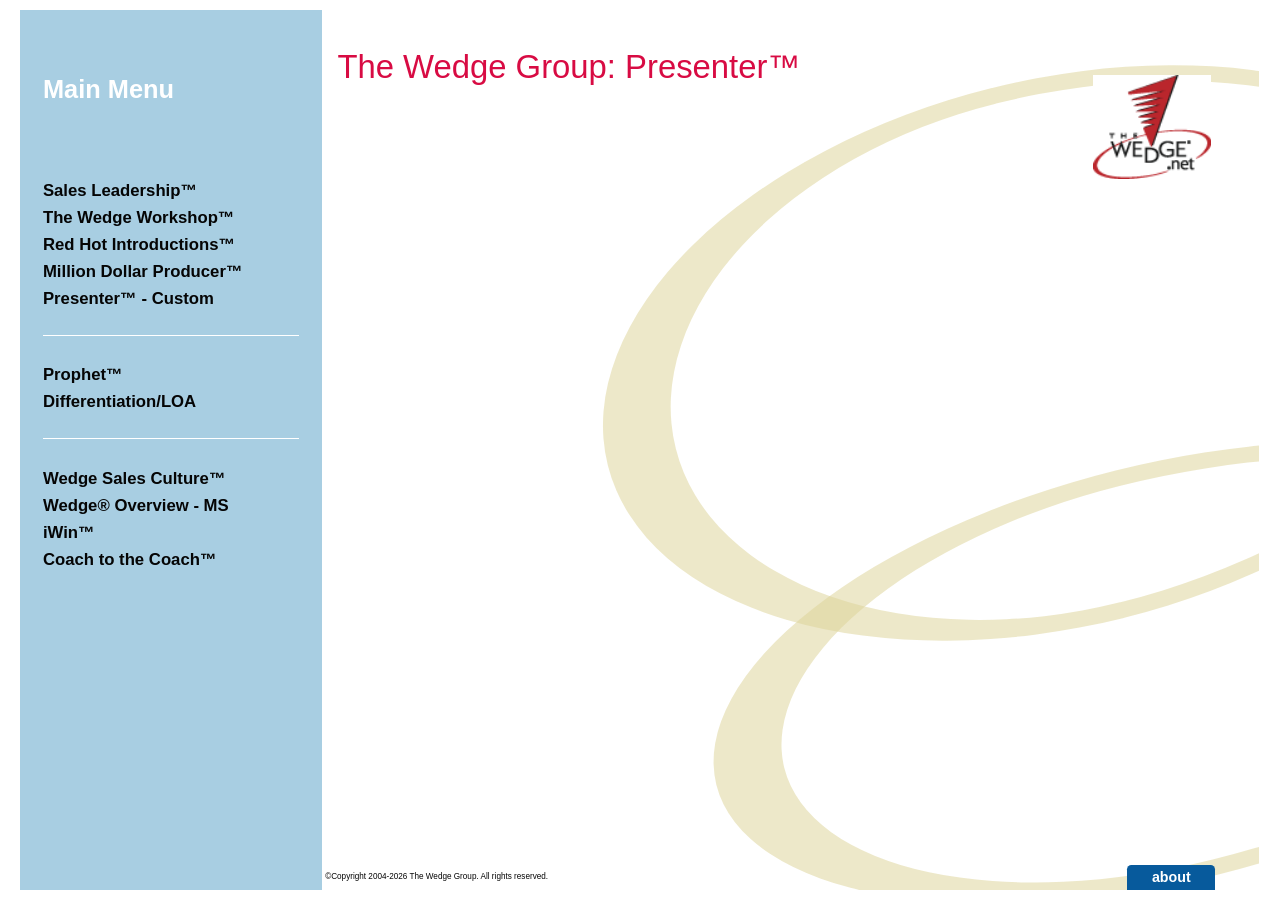
<file: index.html>
<!doctype html>
<html lang="en">
<head>
  <meta charset="utf-8">
  <meta name="viewport" content="width=device-width, initial-scale=1">
  <title>The Wedge Group Presenter — Modern Prototype</title>
  <link rel="stylesheet" href="styles.css">
</head>
<body>
  <div class="app-shell">
    <header class="topbar">
      <button class="brand" data-action="home" aria-label="Return to main menu">
        <span class="brand-mark">W</span>
        <span><strong>The Wedge Group</strong><small>Presenter prototype</small></span>
      </button>
      <div class="progress-wrap" aria-label="Section progress">
        <span id="section-label">Main menu</span>
        <div class="progress"><span id="progress-bar"></span></div>
      </div>
    </header>

    <main id="app" tabindex="-1"></main>

    <footer class="toolbar">
      <div class="toolbar-group">
        <button class="tool secondary" data-action="home">Home</button>
        <button class="tool secondary" data-action="back">Back</button>
      </div>
      <div class="toolbar-group utility-actions">
        <button class="tool ghost" data-action="about">About</button>
        <button class="tool primary" data-action="next">Next</button>
      </div>
    </footer>
  </div>

  <dialog id="modal">
    <button class="modal-close" data-action="close-modal" aria-label="Close dialog">×</button>
    <div id="modal-content"></div>
  </dialog>

  <script src="app.js"></script>
</body>
</html>
</file>
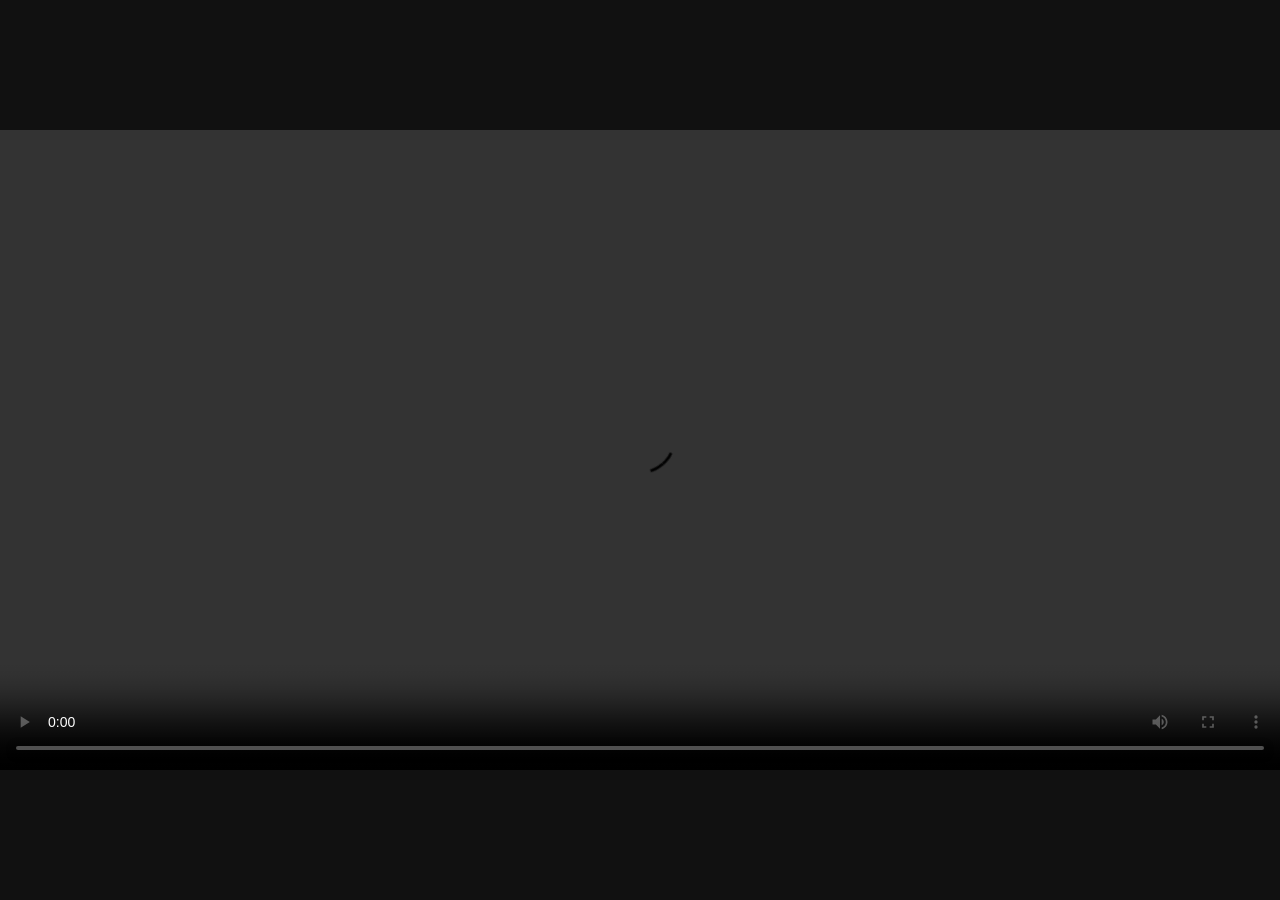
<file: hdvideo-review.html>
<!doctype html>
<html lang="en">
<head>
  <meta charset="utf-8">
  <title>Hoover Dam Video Review</title>
  <style>
    html, body { margin: 0; height: 100%; background: #111; display: grid; place-items: center; }
    video { width: min(100vw, 1280px); height: auto; background: #000; }
  </style>
</head>
<body>
  <video src="assets/hdvideo.mp4" controls></video>
</body>
</html>
</file>
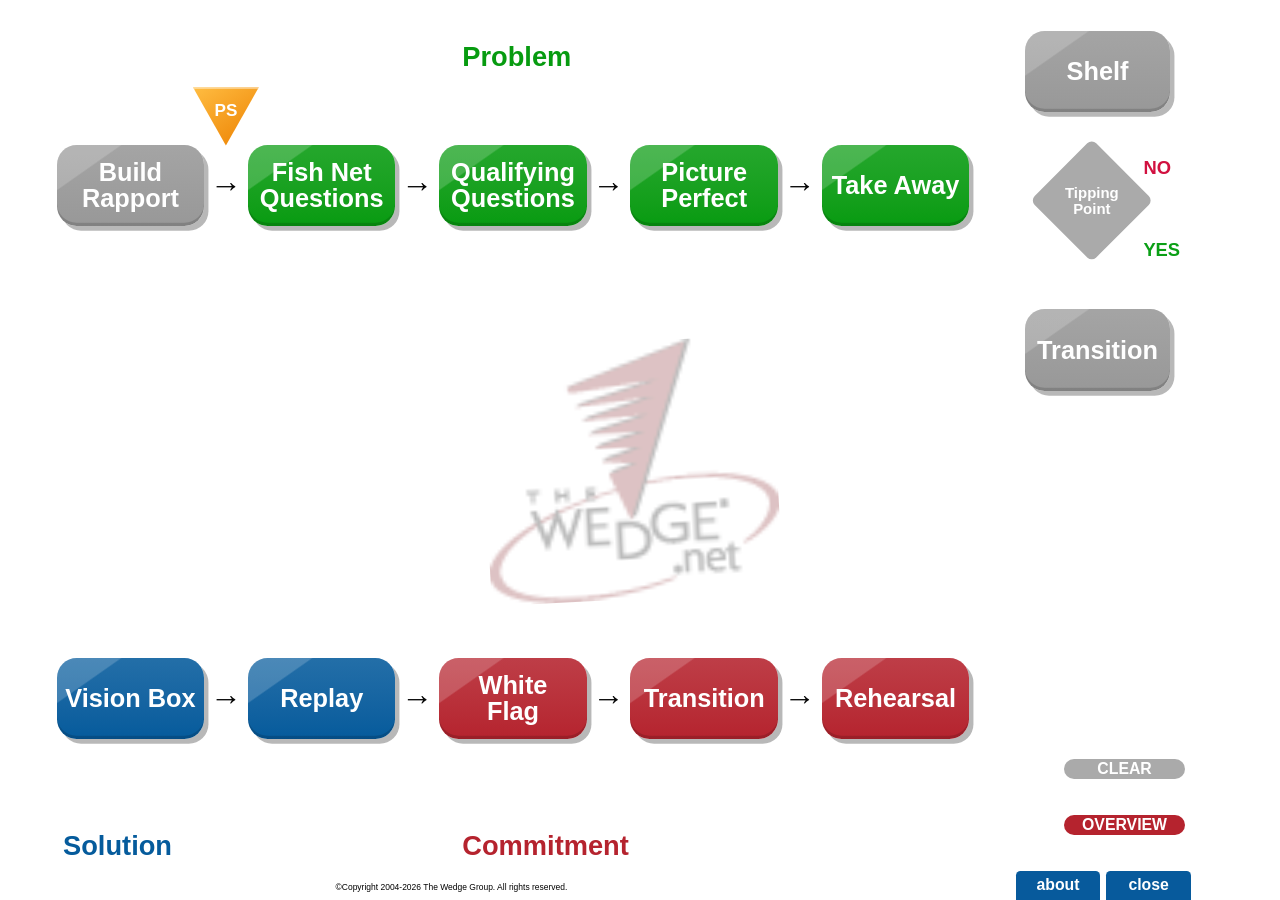
<file: sales-call.html>
<!doctype html>
<html lang="en">
<head>
  <meta charset="utf-8">
  <meta name="viewport" content="width=device-width, initial-scale=1">
  <title>Sales Call Structure — Replica</title>
  <link rel="stylesheet" href="sales-call.css">
  <link rel="stylesheet" href="sales-call-fixes.css">
</head>
<body>
  <main class="viewport">
    <section id="sales-call-stage" class="sales-call-stage" aria-label="Sales Call Structure interactive diagram">
      <div class="stage-label problem-label">Problem</div>
      <div class="stage-label solution-label">Solution</div>
      <div class="stage-label commitment-label">Commitment</div>
      <img class="watermark" src="assets/wedge-logo.gif" alt="" aria-hidden="true">
      <div id="top-flow" class="flow top-flow"></div>
      <button id="philosophical-story-button" class="philosophical-story-button" aria-label="Open Philosophical Story"><span>PS</span></button>
      <div class="decision-flow">
        <button class="process-node neutral shelf" data-stage="shelf">Shelf</button>
        <button class="diamond" data-stage="gestalt"><span>Tipping<br>Point</span></button>
        <b class="decision-no">NO</b><b class="decision-yes">YES</b>
        <button class="process-node neutral transition-branch" data-stage="transitionBranch">Transition</button>
      </div>
      <div id="bottom-flow" class="flow bottom-flow"></div>
      <div id="stage-tools" class="stage-tools" hidden>
        <button data-tool="objective" title="Objective">?</button>
        <button data-tool="script" title="Example script">◕</button>
        <button data-tool="media" title="Visual example">♟</button>
        <button data-tool="more" title="More detail">+</button>
      </div>
      <section id="teaching-panel" class="teaching-panel" hidden aria-live="polite"></section>
      <button id="clear-button" class="small-control clear-control">CLEAR</button>
      <button id="overview-button" class="small-control overview-control">OVERVIEW</button>
      <div class="legacy-footer">
        <span>&copy;Copyright 2004-2026 The Wedge Group. All rights reserved.</span>
        <button data-utility="about">about</button><a href="index.html" target="_top">close</a>
      </div>
    </section>
  </main>
  <dialog id="utility-dialog"><form method="dialog"><button class="dialog-x" aria-label="Close">×</button><h2 id="utility-title">About</h2><div id="utility-content"></div><button class="dialog-done">Close</button></form></dialog>
  <script src="sales-call.js"></script>
</body>
</html>
</file>
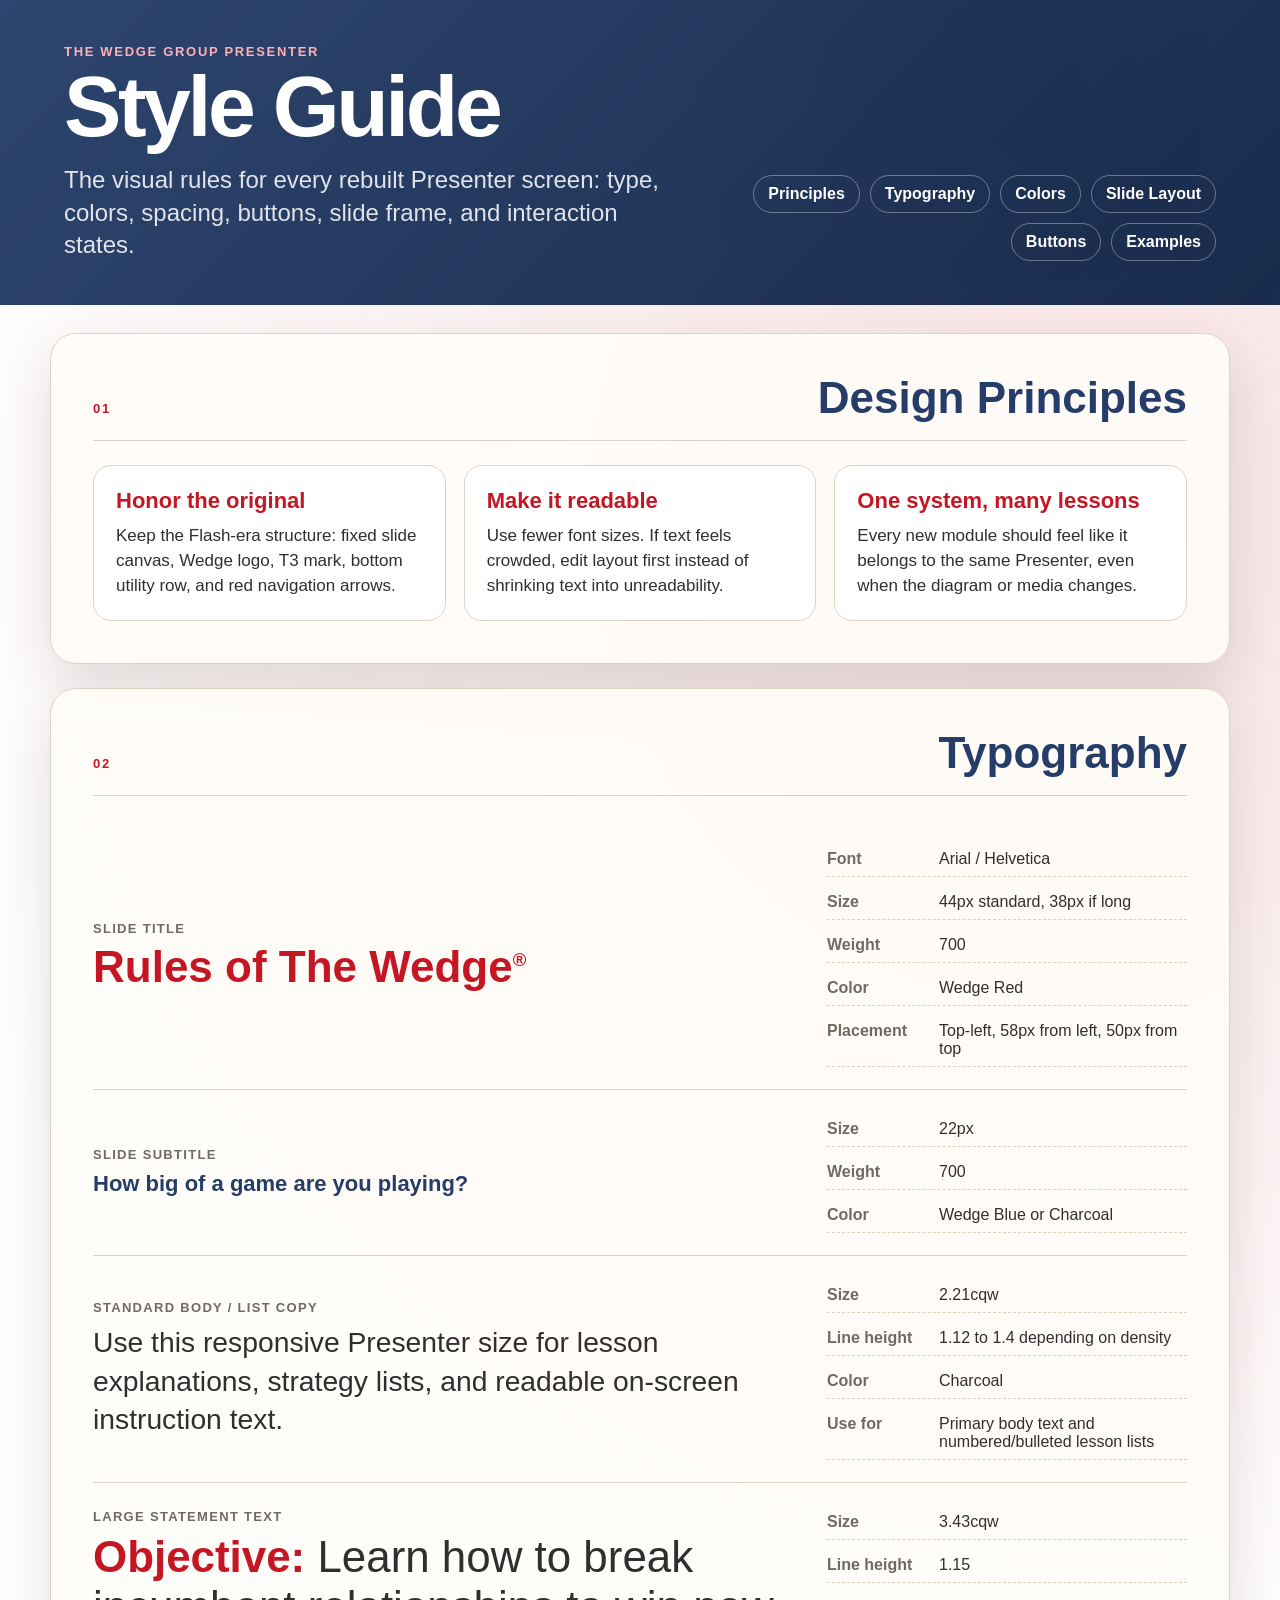
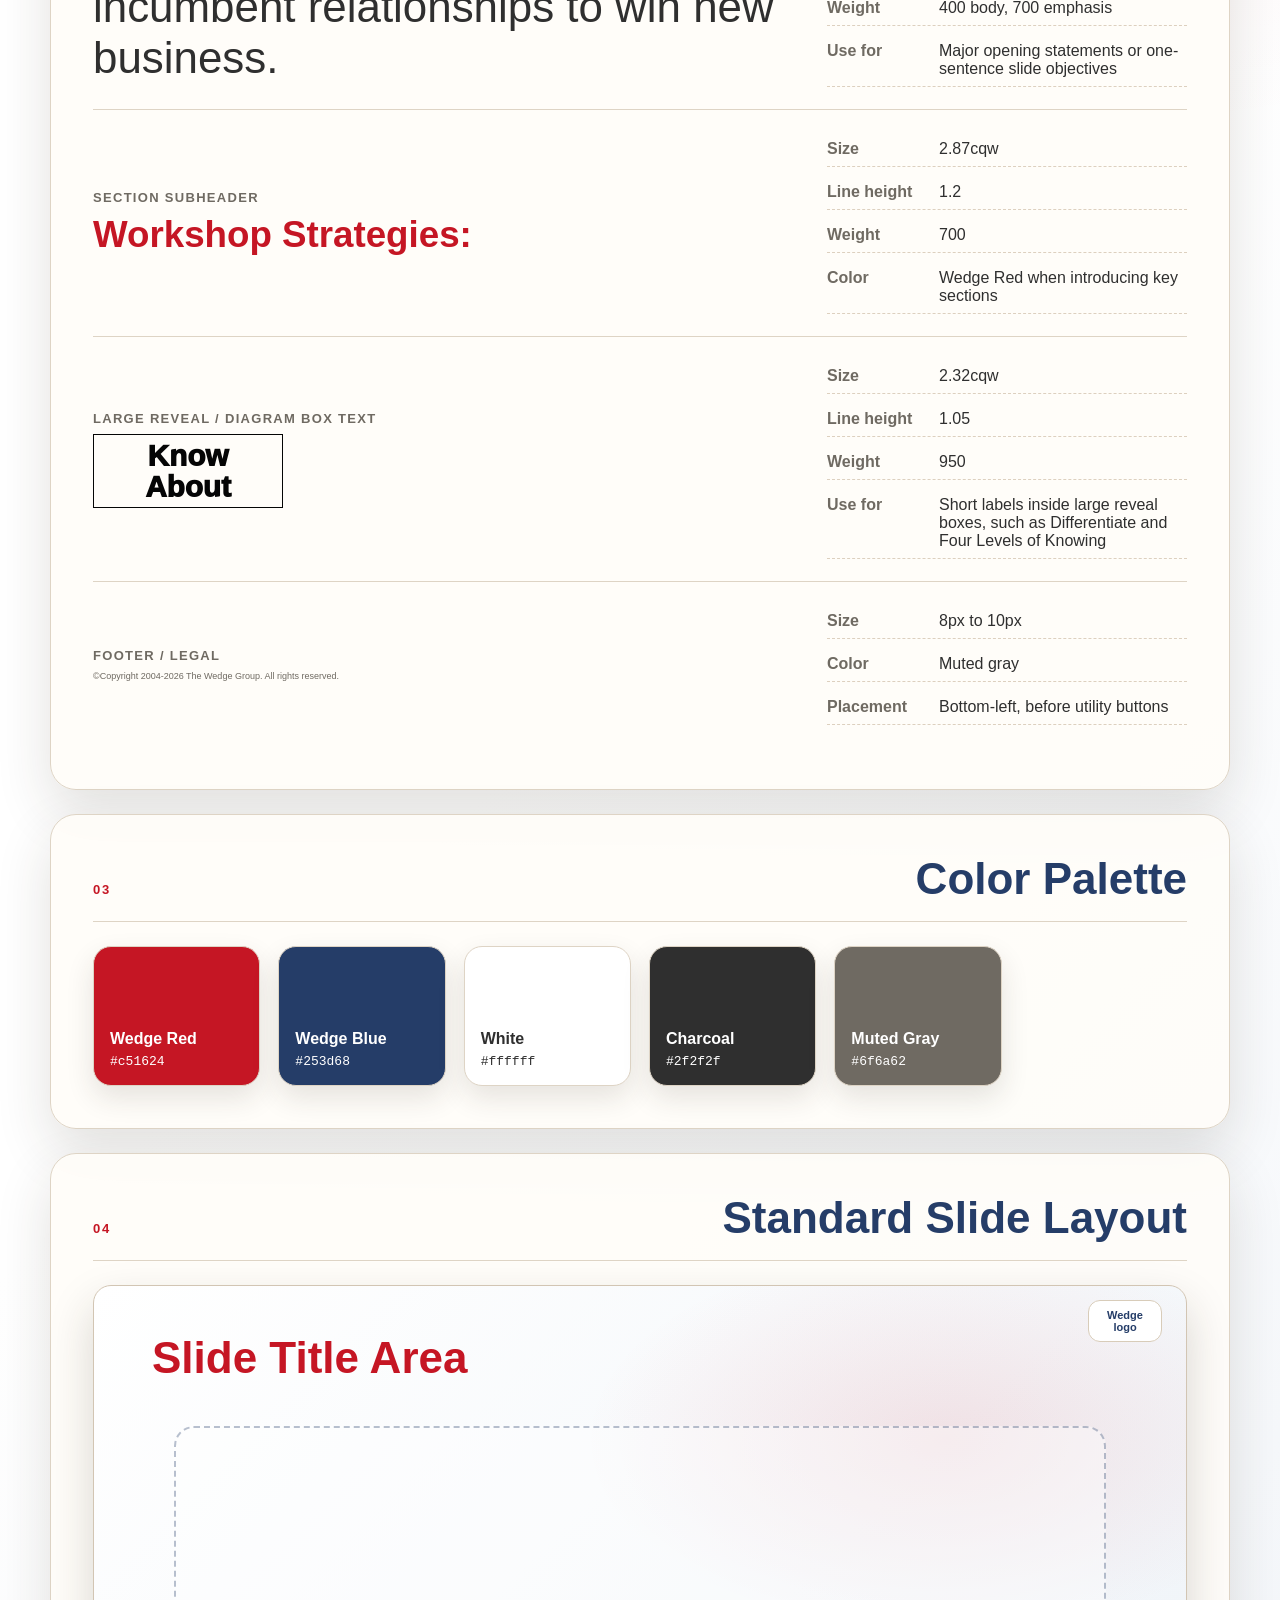
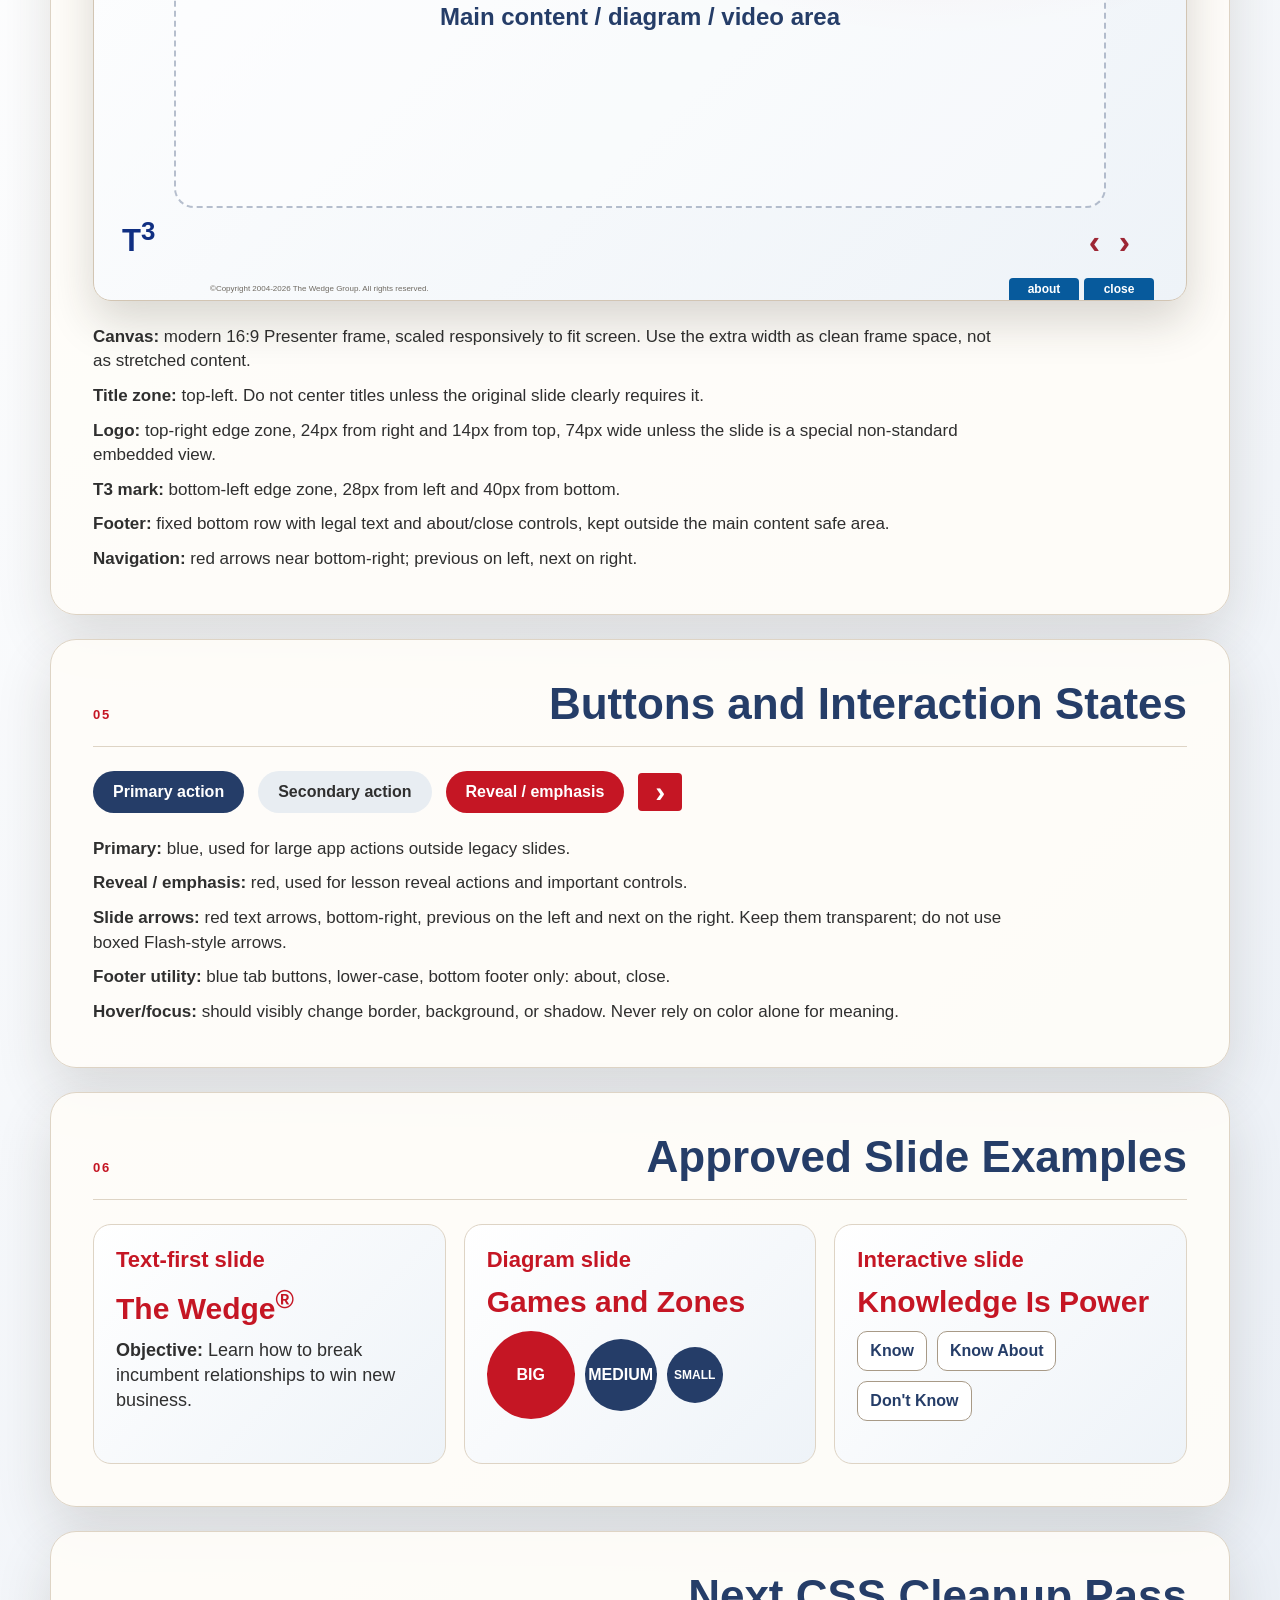
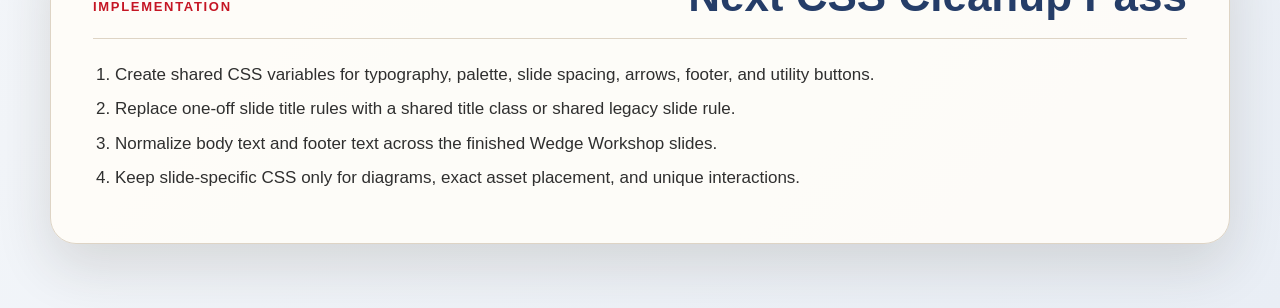
<file: style-guide.html>
<!doctype html>
<html lang="en">
<head>
  <meta charset="utf-8">
  <meta name="viewport" content="width=device-width, initial-scale=1">
  <title>The Wedge Presenter Style Guide</title>
  <link rel="stylesheet" href="style-guide.css">
</head>
<body>
  <header class="guide-hero">
    <div>
      <p class="guide-kicker">The Wedge Group Presenter</p>
      <h1>Style Guide</h1>
      <p class="guide-lead">The visual rules for every rebuilt Presenter screen: type, colors, spacing, buttons, slide frame, and interaction states.</p>
    </div>
    <nav class="guide-nav" aria-label="Style guide sections">
      <a href="#principles">Principles</a>
      <a href="#type">Typography</a>
      <a href="#colors">Colors</a>
      <a href="#slide">Slide Layout</a>
      <a href="#buttons">Buttons</a>
      <a href="#examples">Examples</a>
    </nav>
  </header>

  <main class="guide-main">
    <section class="guide-card" id="principles">
      <div class="section-heading">
        <p class="guide-kicker">01</p>
        <h2>Design Principles</h2>
      </div>
      <div class="principle-grid">
        <article>
          <h3>Honor the original</h3>
          <p>Keep the Flash-era structure: fixed slide canvas, Wedge logo, T3 mark, bottom utility row, and red navigation arrows.</p>
        </article>
        <article>
          <h3>Make it readable</h3>
          <p>Use fewer font sizes. If text feels crowded, edit layout first instead of shrinking text into unreadability.</p>
        </article>
        <article>
          <h3>One system, many lessons</h3>
          <p>Every new module should feel like it belongs to the same Presenter, even when the diagram or media changes.</p>
        </article>
      </div>
    </section>

    <section class="guide-card" id="type">
      <div class="section-heading">
        <p class="guide-kicker">02</p>
        <h2>Typography</h2>
      </div>

      <div class="type-spec">
        <div>
          <span class="spec-label">Slide title</span>
          <p class="sample slide-title">Rules of The Wedge<sup>&reg;</sup></p>
        </div>
        <dl>
          <div><dt>Font</dt><dd>Arial / Helvetica</dd></div>
          <div><dt>Size</dt><dd>44px standard, 38px if long</dd></div>
          <div><dt>Weight</dt><dd>700</dd></div>
          <div><dt>Color</dt><dd>Wedge Red</dd></div>
          <div><dt>Placement</dt><dd>Top-left, 58px from left, 50px from top</dd></div>
        </dl>
      </div>

      <div class="type-spec">
        <div>
          <span class="spec-label">Slide subtitle</span>
          <p class="sample slide-subtitle">How big of a game are you playing?</p>
        </div>
        <dl>
          <div><dt>Size</dt><dd>22px</dd></div>
          <div><dt>Weight</dt><dd>700</dd></div>
          <div><dt>Color</dt><dd>Wedge Blue or Charcoal</dd></div>
        </dl>
      </div>

      <div class="type-spec">
        <div>
          <span class="spec-label">Standard body / list copy</span>
          <p class="sample body-copy">Use this responsive Presenter size for lesson explanations, strategy lists, and readable on-screen instruction text.</p>
        </div>
        <dl>
          <div><dt>Size</dt><dd>2.21cqw</dd></div>
          <div><dt>Line height</dt><dd>1.12 to 1.4 depending on density</dd></div>
          <div><dt>Color</dt><dd>Charcoal</dd></div>
          <div><dt>Use for</dt><dd>Primary body text and numbered/bulleted lesson lists</dd></div>
        </dl>
      </div>

      <div class="type-spec">
        <div>
          <span class="spec-label">Large statement text</span>
          <p class="sample statement-copy"><strong>Objective:</strong> Learn how to break incumbent relationships to win new business.</p>
        </div>
        <dl>
          <div><dt>Size</dt><dd>3.43cqw</dd></div>
          <div><dt>Line height</dt><dd>1.15</dd></div>
          <div><dt>Weight</dt><dd>400 body, 700 emphasis</dd></div>
          <div><dt>Use for</dt><dd>Major opening statements or one-sentence slide objectives</dd></div>
        </dl>
      </div>

      <div class="type-spec">
        <div>
          <span class="spec-label">Section subheader</span>
          <p class="sample section-subhead-copy">Workshop Strategies:</p>
        </div>
        <dl>
          <div><dt>Size</dt><dd>2.87cqw</dd></div>
          <div><dt>Line height</dt><dd>1.2</dd></div>
          <div><dt>Weight</dt><dd>700</dd></div>
          <div><dt>Color</dt><dd>Wedge Red when introducing key sections</dd></div>
        </dl>
      </div>

      <div class="type-spec">
        <div>
          <span class="spec-label">Large reveal / diagram box text</span>
          <p class="sample reveal-box-copy">Know<br>About</p>
        </div>
        <dl>
          <div><dt>Size</dt><dd>2.32cqw</dd></div>
          <div><dt>Line height</dt><dd>1.05</dd></div>
          <div><dt>Weight</dt><dd>950</dd></div>
          <div><dt>Use for</dt><dd>Short labels inside large reveal boxes, such as Differentiate and Four Levels of Knowing</dd></div>
        </dl>
      </div>

      <div class="type-spec">
        <div>
          <span class="spec-label">Footer / legal</span>
          <p class="sample footer-copy">&copy;Copyright 2004-2026 The Wedge Group. All rights reserved.</p>
        </div>
        <dl>
          <div><dt>Size</dt><dd>8px to 10px</dd></div>
          <div><dt>Color</dt><dd>Muted gray</dd></div>
          <div><dt>Placement</dt><dd>Bottom-left, before utility buttons</dd></div>
        </dl>
      </div>
    </section>

    <section class="guide-card" id="colors">
      <div class="section-heading">
        <p class="guide-kicker">03</p>
        <h2>Color Palette</h2>
      </div>

      <div class="color-grid">
        <div class="swatch red"><span>Wedge Red</span><code>#c51624</code></div>
        <div class="swatch blue"><span>Wedge Blue</span><code>#253d68</code></div>
        <div class="swatch paper"><span>White</span><code>#ffffff</code></div>
        <div class="swatch charcoal"><span>Charcoal</span><code>#2f2f2f</code></div>
        <div class="swatch muted"><span>Muted Gray</span><code>#6f6a62</code></div>
      </div>
    </section>

    <section class="guide-card" id="slide">
      <div class="section-heading">
        <p class="guide-kicker">04</p>
        <h2>Standard Slide Layout</h2>
      </div>

      <div class="slide-demo" aria-label="Standard slide layout diagram">
        <h3>Slide Title Area</h3>
        <div class="logo-slot">Wedge logo</div>
        <div class="content-zone">Main content / diagram / video area</div>
        <div class="t3-slot">T<sup>3</sup></div>
        <button class="arrow prev" aria-label="Previous">&lsaquo;</button>
        <button class="arrow next" aria-label="Next">&rsaquo;</button>
        <footer>
          <p>&copy;Copyright 2004-2026 The Wedge Group. All rights reserved.</p>
          <button>about</button>
          <button>close</button>
        </footer>
      </div>

      <div class="rule-list">
        <p><strong>Canvas:</strong> modern 16:9 Presenter frame, scaled responsively to fit screen. Use the extra width as clean frame space, not as stretched content.</p>
        <p><strong>Title zone:</strong> top-left. Do not center titles unless the original slide clearly requires it.</p>
        <p><strong>Logo:</strong> top-right edge zone, 24px from right and 14px from top, 74px wide unless the slide is a special non-standard embedded view.</p>
        <p><strong>T3 mark:</strong> bottom-left edge zone, 28px from left and 40px from bottom.</p>
        <p><strong>Footer:</strong> fixed bottom row with legal text and about/close controls, kept outside the main content safe area.</p>
        <p><strong>Navigation:</strong> red arrows near bottom-right; previous on left, next on right.</p>
      </div>
    </section>

    <section class="guide-card" id="buttons">
      <div class="section-heading">
        <p class="guide-kicker">05</p>
        <h2>Buttons and Interaction States</h2>
      </div>

      <div class="button-row">
        <button class="button primary">Primary action</button>
        <button class="button secondary">Secondary action</button>
        <button class="button red">Reveal / emphasis</button>
        <button class="button arrow-button">&rsaquo;</button>
      </div>

      <div class="rule-list">
        <p><strong>Primary:</strong> blue, used for large app actions outside legacy slides.</p>
        <p><strong>Reveal / emphasis:</strong> red, used for lesson reveal actions and important controls.</p>
        <p><strong>Slide arrows:</strong> red text arrows, bottom-right, previous on the left and next on the right. Keep them transparent; do not use boxed Flash-style arrows.</p>
        <p><strong>Footer utility:</strong> blue tab buttons, lower-case, bottom footer only: about, close.</p>
        <p><strong>Hover/focus:</strong> should visibly change border, background, or shadow. Never rely on color alone for meaning.</p>
      </div>
    </section>

    <section class="guide-card" id="examples">
      <div class="section-heading">
        <p class="guide-kicker">06</p>
        <h2>Approved Slide Examples</h2>
      </div>

      <div class="example-grid">
        <article class="mini-slide">
          <h3>Text-first slide</h3>
          <p class="mini-title">The Wedge<sup>&reg;</sup></p>
          <p class="mini-body"><strong>Objective:</strong> Learn how to break incumbent relationships to win new business.</p>
        </article>
        <article class="mini-slide">
          <h3>Diagram slide</h3>
          <p class="mini-title">Games and Zones</p>
          <div class="mini-balls"><span>BIG</span><span>MEDIUM</span><span>SMALL</span></div>
        </article>
        <article class="mini-slide">
          <h3>Interactive slide</h3>
          <p class="mini-title">Knowledge Is Power</p>
          <div class="mini-buttons"><button>Know</button><button>Know About</button><button>Don't Know</button></div>
        </article>
      </div>
    </section>

    <section class="guide-card">
      <div class="section-heading">
        <p class="guide-kicker">Implementation</p>
        <h2>Next CSS Cleanup Pass</h2>
      </div>
      <ol class="cleanup-list">
        <li>Create shared CSS variables for typography, palette, slide spacing, arrows, footer, and utility buttons.</li>
        <li>Replace one-off slide title rules with a shared title class or shared legacy slide rule.</li>
        <li>Normalize body text and footer text across the finished Wedge Workshop slides.</li>
        <li>Keep slide-specific CSS only for diagrams, exact asset placement, and unique interactions.</li>
      </ol>
    </section>
  </main>
</body>
</html>
</file>
<file: styles.css>
:root {
  --ink: #172033;
  --muted: #697386;
  --paper: #ffffff;
  --presenter-title-color: #c51624;
  --presenter-title-size: 4.27cqw;
  --presenter-title-long-size: 3.85cqw;
  --presenter-title-extra-long-size: 3.25cqw;
  --presenter-wide-title-size: 2.35cqw;
  --presenter-wide-title-long-size: 2.05cqw;
  --presenter-wide-title-extra-long-size: 1.82cqw;
  --presenter-title-weight: 700;
  --presenter-body-color: #222222;
  --presenter-body-size: 18px;
  --presenter-body-line-height: 1.4;
  --presenter-body-weight: 400;
  --presenter-emphasis-weight: 700;
  --red: #d80b43;
  --red-dark: #a80633;
  --blue: #0b5fa8;
  --blue-dark: #07487f;
  --sky: #d9eff9;
  --gold: #eea31a;
  --green: #2d9d69;
  --purple: #8356c7;
  --line: #d9dee8;
  --shadow: 0 18px 45px rgba(24, 35, 56, .14);
  font-family: Inter, ui-sans-serif, system-ui, -apple-system, BlinkMacSystemFont, "Segoe UI", sans-serif;
}

* { box-sizing: border-box; }
body {
  margin: 0;
  min-width: 320px;
  min-height: 100vh;
  color: var(--ink);
  background:
    radial-gradient(circle at 75% 20%, rgba(216, 11, 67, .08), transparent 30%),
    linear-gradient(135deg, #eef6fa, #ffffff);
}
button { font: inherit; }
.app-shell {
  width: min(1440px, 100%);
  min-height: 100vh;
  margin: 0 auto;
  display: grid;
  grid-template-rows: auto 1fr auto;
  background: var(--paper);
  box-shadow: var(--shadow);
}
.app-shell.legacy-menu-active {
  width: 100%;
  min-height: 100vh;
  display: grid;
  place-items: center;
  background: #fff;
  box-shadow: none;
}
.app-shell.legacy-menu-active .topbar,
.app-shell.legacy-menu-active .toolbar {
  display: none;
}
.app-shell.legacy-menu-active #app {
  width: 100%;
  padding: 10px;
  display: grid;
  place-items: center;
  overflow: hidden;
}
.app-shell.legacy-slide-active {
  width: 100vw;
  max-width: 100vw;
  min-height: 100vh;
  display: grid;
  place-items: center;
  background: #fff;
  box-shadow: none;
  overflow: hidden;
}
.app-shell.legacy-slide-active .topbar,
.app-shell.legacy-slide-active .toolbar {
  display: none;
}
.app-shell.legacy-slide-active #app {
  width: 100vw;
  max-width: 100vw;
  padding: 10px;
  display: grid;
  place-items: center;
  overflow: hidden;
}
.topbar, .toolbar {
  display: flex;
  align-items: center;
  justify-content: space-between;
  gap: 24px;
  padding: 14px clamp(18px, 3vw, 42px);
  border-color: var(--line);
  background: rgba(255, 253, 249, .95);
  backdrop-filter: blur(12px);
  z-index: 3;
}
.topbar { border-bottom: 1px solid var(--line); }
.toolbar { border-top: 1px solid var(--line); }
.brand {
  border: 0;
  background: transparent;
  display: flex;
  align-items: center;
  gap: 12px;
  text-align: left;
  color: var(--ink);
  cursor: pointer;
}
.brand-mark {
  display: grid;
  place-items: center;
  width: 42px;
  height: 42px;
  color: white;
  font-weight: 900;
  font-style: italic;
  background: var(--red);
  clip-path: polygon(0 0, 100% 0, 64% 100%, 36% 66%);
}
.brand strong, .brand small { display: block; }
.brand small { color: var(--muted); margin-top: 2px; }
.progress-wrap { width: min(360px, 42vw); color: var(--muted); font-size: .83rem; }
.progress { height: 5px; margin-top: 6px; overflow: hidden; border-radius: 9px; background: #e8ebf0; }
.progress span { display: block; width: 0; height: 100%; border-radius: inherit; background: var(--red); transition: width .35s ease; }

#app { min-height: 0; padding: clamp(28px, 4vw, 64px); overflow: auto; }
#app:focus { outline: none; }
.screen { width: min(1120px, 100%); min-height: 620px; margin: 0 auto; animation: enter .3s ease both; }
@keyframes enter { from { opacity: 0; transform: translateY(8px); } }
.eyebrow { color: var(--red); font-weight: 800; letter-spacing: .12em; text-transform: uppercase; font-size: .8rem; }
h1 { margin: 8px 0 14px; font-size: clamp(2.2rem, 5vw, 4.7rem); line-height: .98; letter-spacing: -.045em; }
h2 { margin: 0 0 12px; font-size: clamp(1.55rem, 3vw, 2.65rem); line-height: 1.08; }
p { line-height: 1.6; }
.lead { max-width: 760px; color: var(--muted); font-size: clamp(1.05rem, 1.8vw, 1.35rem); }

.menu-layout { display: grid; grid-template-columns: .85fr 1.15fr; gap: clamp(32px, 6vw, 90px); align-items: center; }
.menu-card { padding: clamp(22px, 3vw, 38px); border: 1px solid var(--line); border-radius: 24px; background: white; box-shadow: 0 15px 40px rgba(31, 41, 55, .08); }
.menu-list { display: grid; gap: 10px; margin-top: 24px; }
.menu-item {
  display: flex; align-items: center; justify-content: space-between; gap: 20px;
  width: 100%; padding: 16px 18px; border: 1px solid var(--line); border-radius: 13px;
  color: var(--ink); background: #fff; font-weight: 750; text-align: left; cursor: pointer;
  transition: transform .15s ease, border-color .15s ease, box-shadow .15s ease;
}
.menu-item:hover { transform: translateY(-2px); border-color: var(--red); box-shadow: 0 8px 22px rgba(216,11,67,.1); }
.menu-item.active { color: white; background: var(--red); border-color: var(--red); }
.menu-item .arrow { font-size: 1.35rem; }
.sales-call-entry { color: white; background: var(--red); border-color: var(--red); text-decoration: none; }
.hero-art { position: relative; aspect-ratio: 1; display: grid; place-items: center; }
.rings { position: absolute; inset: 10%; border: 36px solid rgba(222, 211, 153, .42); border-radius: 50% 43% 55% 42%; transform: rotate(-16deg); }
.rings::after { content: ""; position: absolute; inset: 22%; border: 22px solid rgba(222, 211, 153, .42); border-radius: 50% 38% 52% 46%; }
.hero-word { position: relative; font-size: clamp(4.5rem, 13vw, 11rem); font-weight: 950; letter-spacing: -.09em; color: var(--red); }

.legacy-main-menu {
  width: min(calc(100vw - 20px), calc((100vh - 20px) * 1.40831));
  aspect-ratio: 983 / 698;
  display: grid;
  grid-template-columns: 24.4% 75.6%;
  overflow: hidden;
  color: #050505;
  background: #fff;
  box-shadow: none;
  container-type: inline-size;
  font-family: Arial, Helvetica, sans-serif;
}
.legacy-menu-sidebar {
  padding: 5.4cqw 1.85cqw 2cqw;
  background: #a8cee2;
}
.legacy-menu-sidebar h1 {
  margin: 0 0 6.4cqw;
  color: #fff;
  font-size: 2.05cqw;
  line-height: 1;
  letter-spacing: 0;
}
.legacy-menu-groups {
  display: grid;
  gap: 2.45cqw;
}
.legacy-menu-group {
  display: grid;
  gap: .7cqw;
  padding: 0 0 2.15cqw;
  border-bottom: .12cqw solid #fff;
}
.legacy-menu-group:last-child {
  border-bottom: 0;
}
.legacy-menu-group button,
.legacy-menu-group a {
  position: relative;
  width: 100%;
  border: 0;
  padding: 0;
  color: #050505;
  background: transparent;
  text-align: left;
  text-decoration: none;
  font-size: 1.35cqw;
  line-height: 1.1;
  font-weight: 800;
  cursor: pointer;
}
.legacy-menu-group button:hover,
.legacy-menu-group button:focus-visible,
.legacy-menu-group a:hover,
.legacy-menu-group a:focus-visible {
  color: #d80b43;
  outline: 0;
}
.legacy-menu-group button.selected {
  position: relative;
  color: #d80b43;
}
.legacy-menu-group button.selected::before {
  content: "";
  position: absolute;
  left: -1.5cqw;
  top: 50%;
  transform: translateY(-50%);
  width: 0;
  height: 0;
  border-top: .5cqw solid transparent;
  border-bottom: .5cqw solid transparent;
  border-left: .75cqw solid #d80b43;
}
.legacy-menu-group button[data-menu-section="wedge"]::after {
  content: "";
  position: absolute;
  left: 100%;
  top: -.25cqw;
  width: 2.5cqw;
  height: calc(100% + .5cqw);
}
.legacy-menu-canvas {
  position: relative;
  overflow: hidden;
  background: #fff;
}
.legacy-menu-canvas > h2 {
  position: absolute;
  z-index: 3;
  left: 1.6%;
  top: 4.7%;
  margin: 0;
  color: #d80b43;
  font-size: 2.65cqw;
  line-height: 1;
  font-weight: 400;
}
.legacy-menu-arcs,
.legacy-menu-arcs::before {
  position: absolute;
  content: "";
  width: 99%;
  height: 62%;
  border: 1.35cqw solid rgba(222, 211, 153, .53);
  border-left-width: 5.7cqw;
  border-radius: 50%;
  transform: rotate(-14deg);
}
.legacy-menu-arcs {
  left: 29%;
  top: 8%;
}
.legacy-menu-arcs::before {
  left: -5%;
  top: 75%;
  width: 100%;
  height: 75%;
  transform: rotate(0);
}
.legacy-wedge-logo {
  position: absolute;
  z-index: 4;
  right: 5.2%;
  top: 7.4%;
  width: 9.5cqw;
  height: auto;
}
.legacy-menu-footer {
  position: absolute;
  z-index: 5;
  left: .3%;
  right: 4.7%;
  bottom: 0;
  height: 4.5%;
  display: flex;
  align-items: end;
  gap: .5cqw;
}
.legacy-menu-footer p {
  margin: 0 auto .7cqw 0;
  font-size: .66cqw;
  line-height: 1;
  white-space: nowrap;
}
.legacy-menu-footer button {
  min-width: 7.7cqw;
  border: 0;
  border-radius: .35cqw .35cqw 0 0;
  padding: .45cqw .8cqw;
  color: #fff;
  background: #075a9c;
  font-size: 1.25cqw;
  font-weight: 900;
}
.legacy-submenu {
  position: absolute;
  z-index: 7;
  left: 0;
  top: 16.8%;
  width: 33%;
  display: none;
  gap: .08cqw;
}
.legacy-submenu:hover,
.legacy-submenu:focus-within,
.legacy-main-menu:has([data-menu-section="wedge"]:hover) .legacy-submenu,
.legacy-main-menu:has([data-menu-section="wedge"]:focus) .legacy-submenu {
  display: grid;
}
.legacy-submenu button {
  width: 100%;
  min-height: 2.05cqw;
  border: 0;
  padding: .2cqw .65cqw;
  color: #050505;
  background: #c75b72;
  text-align: left;
  font-size: .98cqw;
  line-height: 1.08;
  font-weight: 700;
  cursor: pointer;
}
.legacy-submenu button:hover,
.legacy-submenu button:focus-visible {
  color: #fff;
  background: #aa2748;
  outline: 0;
}

.legacy-lesson-slide {
  position: relative;
  width: min(calc(100vw - 20px), calc((100vh - 20px) * 1.77778));
  aspect-ratio: 16 / 9;
  overflow: hidden;
  color: #050505;
  background: #fff;
  box-shadow: none;
  container-type: inline-size;
  font-family: Arial, Helvetica, sans-serif;
}
.legacy-slide-arcs,
.legacy-slide-arcs::before {
  position: absolute;
  content: "";
  width: 99%;
  height: 62%;
  border: 1.35cqw solid rgba(222, 211, 153, .53);
  border-left-width: 5.7cqw;
  border-radius: 50%;
  transform: rotate(-14deg);
}
.legacy-slide-arcs {
  left: 20%;
  top: 5%;
}
.legacy-slide-arcs::before {
  left: -4%;
  top: 76%;
  width: 100%;
  height: 75%;
  transform: rotate(0);
}
.legacy-lesson-slide > h1 {
  position: absolute;
  z-index: 3;
  left: 6.5%;
  top: 4.3%;
  margin: 0;
  color: var(--presenter-title-color);
  font-family: Arial, Helvetica, sans-serif;
  font-size: var(--presenter-title-size);
  line-height: 1;
  font-weight: var(--presenter-title-weight);
  letter-spacing: 0;
}
.legacy-lesson-slide > h1 sup {
  font-size: .42em;
  vertical-align: top;
}
.legacy-slide-logo {
  position: absolute;
  z-index: 3;
  right: 6.6%;
  top: 6.6%;
  width: 8.8cqw;
  height: auto;
}
.objective-content {
  position: absolute;
  z-index: 3;
  left: 8.5%;
  top: 18%;
  width: 82%;
  font-size: 2.21cqw;
}
.objective-statement {
  margin: 0 0 2.1cqw;
  font-size: 3.43cqw;
  line-height: 1.15;
  display: grid;
  grid-template-columns: max-content 1fr;
  gap: .9cqw;
  align-items: start;
  text-align: left;
}
.objective-statement span {
  display: block;
  white-space: nowrap;
}
.objective-statement strong,
.objective-content h2 {
  color: #d80b43;
}
.objective-content h2 {
  margin: 0 0 .35cqw;
  font-size: 2.87cqw;
}
.objective-content ol {
  margin: 0;
  padding-left: 3.8cqw;
}
.objective-content li {
  margin: 0 0 1.1em;
  padding-left: .2cqw;
  line-height: 1.12;
}
.objective-content em {
  color: #d80b43;
  font-style: italic;
}
.legacy-t3-mark {
  position: absolute;
  z-index: 3;
  left: 6.5%;
  bottom: 8.5%;
  color: #050505;
  font-size: 4.48cqw;
  line-height: 1;
  font-weight: 950;
  letter-spacing: -.3cqw;
}
.legacy-t3-mark sup {
  font-size: 1.75cqw;
  vertical-align: top;
  letter-spacing: 0;
}
.legacy-slide-arrow {
  position: absolute;
  z-index: 5;
  bottom: 10%;
  border: 0;
  padding: 0;
  color: #9d2634;
  background: transparent;
  font-size: 2.1cqw;
  line-height: 1;
  cursor: pointer;
}
.legacy-slide-arrow.previous {
  right: 12.8%;
}
.legacy-slide-arrow.next {
  right: 9.2%;
}
.legacy-slide-footer {
  position: absolute;
  z-index: 5;
  left: 12%;
  right: 5.3%;
  bottom: 0;
  height: 4.5%;
  display: flex;
  align-items: end;
  gap: .45cqw;
}
.legacy-slide-footer p {
  margin: 0 auto .7cqw 0;
  font-size: .62cqw;
  line-height: 1;
  white-space: nowrap;
}
.legacy-slide-footer button {
  min-width: 7.1cqw;
  border: 0;
  border-radius: .35cqw .35cqw 0 0;
  padding: .45cqw .7cqw;
  color: #fff;
  background: #075a9c;
  font-size: 1.15cqw;
  font-weight: 900;
}

.company-better-slide {
  background: #fff;
}
.company-better-slide .legacy-slide-logo {
  top: 2.2%;
  right: 5.8%;
  width: 7.5cqw;
}
.company-better-prompt {
  position: absolute;
  z-index: 4;
  left: 10%;
  right: 10%;
  top: 17%;
  margin: 0;
  color: #050505;
  font-size: 1.74cqw;
  line-height: 1.28;
  text-align: center;
}
.company-better-grid {
  position: absolute;
  z-index: 3;
  left: 26.2%;
  top: 24.4%;
  width: 52.2%;
  height: 63.4%;
  display: grid;
  grid-template-columns: 1fr 1fr;
  grid-template-rows: 1fr 1fr;
  border: .22cqw solid #111;
  background: rgba(255, 255, 255, .28);
}
.company-better-grid span {
  border-right: .18cqw solid #111;
  border-bottom: .18cqw solid #111;
}
.company-better-grid span:nth-child(2n) {
  border-right: 0;
}
.company-better-grid span:nth-child(n+3) {
  border-bottom: 0;
}
.company-pooge-button {
  position: absolute;
  z-index: 8;
  left: 14.7%;
  bottom: 9.8%;
  min-width: 10.4cqw;
  border: 0;
  border-radius: 999px;
  padding: .5cqw 1.25cqw;
  color: #fff;
  background: linear-gradient(#0a64ad, #064782);
  box-shadow: inset .35cqw .35cqw rgba(255,255,255,.15), .2cqw .25cqw rgba(0,0,0,.22);
  font-size: 1.9cqw;
  line-height: 1;
  font-weight: 900;
  letter-spacing: .08em;
  cursor: pointer;
}
.company-pooge-button:focus-visible {
  outline: .22cqw solid #d80b43;
  outline-offset: .16cqw;
}
.company-better-slide .legacy-slide-arrow {
  color: #9d2634;
  font-size: 2.1cqw;
  line-height: 1;
  background: transparent;
}
.company-better-slide .legacy-slide-arrow.previous {
  left: auto !important;
  right: 12.8% !important;
  bottom: 10% !important;
}
.company-better-slide .legacy-slide-arrow.next {
  left: auto !important;
  right: 9.2% !important;
  bottom: 10% !important;
}
.pooge-overlay {
  position: absolute;
  z-index: 20;
  inset: 0;
  overflow: hidden;
  background: #fff;
}
.pooge-overlay[hidden] {
  display: none;
}
.pooge-art {
  position: absolute;
  z-index: 3;
  left: 50%;
  top: 46%;
  width: auto;
  height: 72%;
  max-width: 68%;
  object-fit: contain;
  transform: translate(-50%, -50%);
}
.pooge-footer {
  left: 12%;
}

.survey-slide > h1,
.components-slide > h1 {
  left: 6.8%;
  top: 5.9%;
  font-size: var(--presenter-title-size);
  line-height: 1;
}
.survey-table-wrap {
  position: absolute;
  z-index: 4;
  left: 18.1%;
  top: 23.7%;
  width: 54.8%;
  height: 54.1%;
}
.survey-table {
  width: 100%;
  height: 100%;
  border-collapse: collapse;
  table-layout: fixed;
  color: #050505;
  background: rgba(255, 255, 255, .68);
  font-size: 1.02cqw;
  line-height: 1;
}
.survey-table th,
.survey-table td {
  border: .12cqw solid #111;
}
.survey-table thead th {
  position: relative;
  height: 14%;
  border-top: 0;
  border-left: .12cqw solid #111;
  border-right: .12cqw solid #111;
  border-bottom: .12cqw solid #111;
  background: transparent;
  font-weight: 400;
  vertical-align: bottom;
  overflow: visible;
}
.survey-table thead th:first-child {
  width: 37.8%;
  border: 0;
  border-bottom: .12cqw solid #111;
}
.survey-table thead th span {
  position: absolute;
  left: 50%;
  bottom: .25cqw;
  display: block;
  width: 10.2cqw;
  text-align: left;
  font-size: 1.48cqw;
  font-weight: 900;
  transform: translateX(-6%) rotate(-78deg);
  transform-origin: left bottom;
  white-space: nowrap;
}
.survey-table tbody th {
  width: 37.8%;
  padding-left: 2.2cqw;
  text-align: left;
  font-size: 1.43cqw;
  font-weight: 800;
  background: rgba(255, 255, 255, .48);
}
.survey-table tbody td {
  width: 8.9%;
  text-align: center;
  vertical-align: middle;
  font-size: 2.05cqw;
  font-family: Arial Black, Arial, Helvetica, sans-serif;
  font-weight: 950;
  line-height: .8;
}
.survey-note {
  position: absolute;
  z-index: 4;
  left: 50%;
  width: 66%;
  bottom: 6.9%;
  margin: 0;
  color: #050505;
  font-size: 2.9cqw;
  line-height: 1.05;
  font-weight: 900;
  text-align: center;
  transform: translateX(-50%);
  white-space: normal;
}
.components-boxes {
  position: absolute;
  z-index: 4;
  left: 11%;
  top: 34.5%;
  width: 78%;
  display: grid;
  grid-template-columns: repeat(3, 1fr);
  gap: 3.2cqw;
}
.components-boxes button {
  aspect-ratio: 1.56 / 1;
  border: .12cqw solid #333;
  color: #050505;
  background: rgba(255, 255, 255, .72);
  font-size: 3.45cqw;
  font-weight: 900;
  cursor: pointer;
}
.components-boxes button span {
  opacity: 0;
}
.components-boxes button.revealed span {
  opacity: 1;
}
.service-branches {
  display: none;
  position: absolute;
  z-index: 3;
  left: 49.7%;
  top: 56.4%;
  width: 35.4%;
  height: 31%;
  pointer-events: none;
}
.components-slide:has(.components-boxes button[data-component="service"].revealed) .service-branches {
  display: block;
}
.service-line {
  position: absolute;
  z-index: 1;
  top: 0;
  width: .13cqw;
  height: 15.4cqw;
  background: #050505;
  transform-origin: top center;
}
.reactive-line {
  left: 77.4%;
  height: 15.6cqw;
  transform: rotate(48deg);
}
.proactive-line {
  left: 77.4%;
  height: 12.9cqw;
  transform: rotate(-47deg);
}
.service-oval {
  position: absolute;
  z-index: 2;
  top: 8.7cqw;
  width: 18.2cqw;
  height: 10.8cqw;
  display: grid;
  place-items: center;
  border: .16cqw solid #050505;
  border-radius: 50%;
  color: #050505;
  background: #fff;
  font-size: 2.15cqw;
  line-height: 1;
  font-weight: 900;
  cursor: pointer;
  pointer-events: auto;
}
.service-oval:focus,
.service-oval:focus-visible {
  outline: none;
}
.service-oval span {
  opacity: 0;
}
.service-oval.revealed span {
  opacity: 1;
}
.service-oval.reactive {
  left: 4.2cqw;
}
.service-oval.proactive {
  right: -11.1cqw;
}
.components-clear {
  position: absolute;
  left: 38.5%;
  top: 21.4cqw;
  width: 12.4cqw;
  border: 0;
  border-radius: 999px;
  padding: .45cqw 1cqw .55cqw;
  color: #fff;
  background: linear-gradient(#b7b7b7, #888);
  font-size: 1.7cqw;
  line-height: 1;
  font-weight: 900;
  cursor: pointer;
  pointer-events: auto;
}

.pain-slide > h1 {
  left: 15.8%;
  top: 12.1%;
  color: var(--presenter-title-color);
  font-family: Arial, Helvetica, sans-serif;
  font-size: var(--presenter-title-extra-long-size);
  font-weight: var(--presenter-title-weight);
  line-height: 1;
  letter-spacing: 0;
}
.pain-slide-logo {
  position: absolute;
  z-index: 3;
  right: 15.4%;
  top: 11.2%;
  width: 6.1cqw;
  height: auto;
}
.pain-prospect {
  position: absolute;
  z-index: 4;
  left: 29.2%;
  top: 32.8%;
  width: 13.6cqw;
  height: auto;
}
.pain-clear {
  position: absolute;
  z-index: 5;
  left: 62.6%;
  bottom: 8.6%;
  min-width: 7.35cqw;
  border: 0;
  border-radius: 999px;
  padding: .45cqw 1.15cqw .55cqw;
  color: #fff;
  background: linear-gradient(#b7b7b7, #888);
  font-size: .92cqw;
  line-height: 1;
  font-weight: 900;
  cursor: pointer;
}
.pain-slide .legacy-t3-mark {
  left: 15.6%;
  bottom: 7.7%;
  font-size: 4.15cqw;
}
.pain-slide .legacy-slide-arrow.previous {
  display: none;
}
.pain-slide .legacy-slide-arrow.next {
  right: 14.9%;
  bottom: 14.3%;
  color: #8c8c8c;
  font-size: 4.5cqw;
}
.pain-slide .legacy-slide-footer {
  left: 25.8%;
  right: 14.6%;
}
.pain-slide .legacy-slide-footer p {
  font-size: .53cqw;
}

.pain-model-base {
  display: none;
}
.pain-model-slide {
  background: #fff;
  container-type: normal;
  transform: translateZ(0);
}
.pain-model-stage {
  position: absolute;
  z-index: 1;
  left: 50%;
  top: 0;
  height: 100%;
  aspect-ratio: 983 / 698;
  transform: translateX(-50%);
  background: #fff url("assets/hidden-pain-base.png") 0 0 / 100% 100% no-repeat;
  overflow: visible;
}
.pain-model-mask {
  position: absolute;
  z-index: 10;
  background: #fff;
  pointer-events: none;
}
.pain-model-mask-title {
  left: 0;
  top: 0;
  width: 77%;
  height: 11.8%;
}
.pain-model-mask-logo {
  right: 0;
  top: 0;
  width: 18%;
  height: 12.2%;
}
.pain-model-mask-footer {
  left: 0;
  right: 0;
  bottom: 0;
  height: 12.5%;
}
.pain-model-mask-t3-artifact {
  left: 3.8%;
  bottom: 7.2%;
  width: 17.8%;
  height: 8.2%;
}
.pain-model-mask-old-next {
  right: 1.4%;
  top: 75.4%;
  width: 7.2%;
  height: 13.4%;
}
.pain-model-slide .legacy-slide-logo {
  z-index: 13;
}
.pain-model-slide .legacy-t3-mark {
  z-index: 13;
}
.pain-model-slide .legacy-slide-arrow {
  z-index: 14;
}
.pain-model-slide .legacy-slide-arrow.previous {
  display: block;
}
.pain-model-slide .legacy-slide-footer {
  z-index: 13;
}
.pain-model-clear-live {
  position: absolute;
  z-index: 14;
  right: 21%;
  bottom: 8.6%;
  min-width: 7.35cqw;
  border: 0;
  border-radius: 999px;
  padding: .45cqw 1.15cqw .55cqw;
  color: #fff;
  background: linear-gradient(#b7b7b7, #888);
  font-size: .92cqw;
  line-height: 1;
  font-weight: 900;
  cursor: pointer;
}
.pain-model-reveals {
  position: absolute;
  inset: 0;
  z-index: 7;
  pointer-events: none;
}
.pain-model-reveals > * {
  opacity: 0;
  transition: opacity .12s linear;
}
.pain-model-slide.show-problem .pain-question,
.pain-model-slide.show-problem .pain-arrow-to-problem,
.pain-model-slide.show-problem .pain-problem-block,
.pain-model-slide.show-bubble .pain-checklist,
.pain-model-slide.show-solution .pain-arrow-to-solution,
.pain-model-slide.show-solution .pain-solution-block,
.pain-model-slide.show-fix .pain-fix-block,
.pain-model-slide.show-fix .pain-fix-arrows,
.pain-model-slide.show-problem-x .pain-problem-x,
.pain-model-slide.show-no-solution .pain-arrow-to-no-solution,
.pain-model-slide.show-no-solution .pain-no-solution-block,
.pain-model-slide.show-forget .pain-arrow-to-forget,
.pain-model-slide.show-forget .pain-forget-block,
.pain-model-slide.show-condition .pain-condition-label {
  opacity: 1;
}
.pain-model-slide.show-no-solution .pain-arrow-to-solution,
.pain-model-slide.show-no-solution .pain-solution-block,
.pain-model-slide.show-no-solution .pain-fix-block,
.pain-model-slide.show-no-solution .pain-fix-arrows,
.pain-model-slide.show-no-solution .pain-problem-x {
  opacity: 0;
}
.pain-checklist {
  position: absolute;
  left: 4.3%;
  top: 25.6%;
  width: 20.2%;
  aspect-ratio: 1.7 / 1;
  padding: 1.48cqw 1.18cqw 1.02cqw 2.55cqw;
  border: .14cqw solid #111;
  border-radius: 50%;
  background: #fff;
  color: #050505;
  font-size: .96cqw;
  font-weight: 700;
  line-height: 1.13;
  pointer-events: auto;
}
.pain-checklist::after {
  content: "";
  position: absolute;
  right: -9%;
  bottom: 5%;
  width: 16%;
  height: 15%;
  border: .11cqw solid #111;
  border-radius: 50%;
  background: #fff;
}
.pain-choice {
  position: relative;
  z-index: 1;
  display: block;
  width: 100%;
  border: 0;
  padding: 0;
  background: transparent;
  color: #050505;
  font: inherit;
  line-height: 1.08;
  text-align: left;
  cursor: pointer;
}
.pain-choice:focus,
.pain-choice:focus-visible {
  outline: 0;
}
.pain-number {
  margin-right: .16cqw;
}
.pain-box {
  position: relative;
  display: inline-block;
  width: .86cqw;
  height: .86cqw;
  margin-right: .1cqw;
  border: .11cqw solid #2368d8;
  vertical-align: -.08cqw;
  background: #fff;
}
.pain-box::before,
.pain-box::after {
  position: absolute;
  opacity: 0;
}
.pain-box::before {
  content: "✓";
  left: 50%;
  top: 50%;
  width: auto;
  height: auto;
  color: #2368d8;
  background: transparent;
  font-size: .95cqw;
  font-weight: 900;
  line-height: 1;
  transform: translate(-50%, -54%);
}
.pain-box::after {
  content: none;
  display: none;
}
.pain-choice::after {
  display: none;
  content: none;
}
.pain-model-slide.checked-cost .pain-choice-cost::after,
.pain-model-slide.checked-time .pain-choice-time::after,
.pain-model-slide.checked-resource .pain-choice-resource::after,
.pain-model-slide.checked-capability .pain-choice-capability::after,
.pain-model-slide.checked-effort .pain-choice-effort::after {
  opacity: 1;
}
.pain-model-slide.checked-cost .pain-choice-cost .pain-box::before,
.pain-model-slide.checked-time .pain-choice-time .pain-box::before,
.pain-model-slide.checked-resource .pain-choice-resource .pain-box::before,
.pain-model-slide.checked-capability .pain-choice-capability .pain-box::before,
.pain-model-slide.checked-effort .pain-choice-effort .pain-box::before {
  opacity: 1;
}
.pain-model-slide.xout-cost .pain-choice-cost .pain-box::before,
.pain-model-slide.xout-time .pain-choice-time .pain-box::before,
.pain-model-slide.xout-resource .pain-choice-resource .pain-box::before,
.pain-model-slide.xout-capability .pain-choice-capability .pain-box::before,
.pain-model-slide.xout-effort .pain-choice-effort .pain-box::before {
  content: "\00d7";
  color: #f00000;
  font-size: 1.15cqw;
  opacity: 1;
  transform: translate(-50%, -55%);
}
.pain-question {
  position: absolute;
  left: 31.7%;
  top: 27.1%;
  color: #050505;
  font-size: 3.65cqw;
  font-weight: 900;
  line-height: 1;
}
.pain-arrow {
  position: absolute;
  width: 10.2%;
  height: .24cqw;
  background: #050505;
  color: transparent;
  font-size: 0;
  line-height: 0;
  transform: translateY(-50%);
}
.pain-arrow::after {
  content: "";
  position: absolute;
  right: -1.05cqw;
  top: 50%;
  width: 0;
  height: 0;
  border-top: .72cqw solid transparent;
  border-bottom: .72cqw solid transparent;
  border-left: 1.25cqw solid #050505;
  transform: translateY(-50%);
}
.pain-arrow-to-problem {
  left: 36.2%;
  top: 58.2%;
}
.pain-arrow-to-solution {
  left: 55.9%;
  top: 58.2%;
  width: 6.1%;
}
.pain-arrow-to-no-solution {
  left: 56.5%;
  top: 59.2%;
  width: 8.4%;
}
.pain-problem-block {
  position: absolute;
  left: 49.7%;
  top: 35.6%;
  width: 5.9%;
  aspect-ratio: 55 / 368;
  display: flex;
  align-items: center;
  justify-content: center;
  background: #cf626b;
}
.pain-problem-block span {
  display: flex;
  align-items: center;
  justify-content: center;
  color: #050505;
  font-size: 2.45cqw;
  font-weight: 900;
  letter-spacing: .02cqw;
  line-height: 1;
  text-align: center;
  writing-mode: vertical-rl;
  text-orientation: mixed;
}
.pain-problem-x {
  position: absolute;
  left: 48.95%;
  top: 35.1%;
  width: 7.4%;
  height: 54.2%;
  pointer-events: none;
}
.pain-problem-x::before,
.pain-problem-x::after {
  content: "";
  position: absolute;
  left: 50%;
  top: 0;
  width: .64cqw;
  height: 100%;
  border-radius: 999px;
  background: #f00000;
  transform-origin: center;
}
.pain-problem-x::before {
  transform: translateX(-50%) rotate(12deg);
}
.pain-problem-x::after {
  transform: translateX(-50%) rotate(-12deg);
}
.pain-solution-block,
.pain-no-solution-block {
  position: absolute;
  display: flex;
  align-items: center;
  justify-content: center;
  height: 7.2%;
  background: #7fe0ad;
  color: #050505;
  font-size: 2.15cqw;
  font-weight: 900;
  letter-spacing: .08cqw;
  text-transform: uppercase;
  line-height: 1;
  text-shadow: none;
}
.pain-solution-block {
  left: 67.2%;
  top: 54.8%;
  width: 19.2%;
}
.pain-no-solution-block {
  left: 67.9%;
  top: 55.6%;
  width: 25.5%;
  font-size: 1.95cqw;
  white-space: nowrap;
}
.pain-fix-block,
.pain-forget-block {
  position: absolute;
  font-size: 0;
}
.pain-fix-block {
  left: 69%;
  top: 34.4%;
  width: 15.6%;
  aspect-ratio: 189 / 64;
  background: url("assets/pain-fixit.png") 0 0 / contain no-repeat;
}
.pain-forget-block {
  left: 72.9%;
  top: 73.4%;
  width: 15.6%;
  aspect-ratio: 189 / 65;
  background: url("assets/pain-forgetit.png") 0 0 / contain no-repeat;
}
.pain-fix-arrows {
  position: absolute;
  left: 76.1%;
  top: 43%;
  display: flex;
  gap: .8cqw;
  color: #050505;
  font-size: 3.75cqw;
  line-height: .9;
  font-weight: 900;
}
.pain-down-arrow {
  position: absolute;
  color: #050505;
  font-size: 4.2cqw;
  line-height: .8;
  font-weight: 900;
}
.pain-arrow-to-forget {
  left: 79.6%;
  top: 64.1%;
}
.pain-condition-label {
  position: absolute;
  left: 73.6%;
  top: 82.1%;
  color: #050505;
  font-size: 2.45cqw;
  font-weight: 900;
  letter-spacing: .16cqw;
  transform: rotate(-35deg);
  transform-origin: left center;
}
.pain-brain {
  position: absolute;
  left: 69.3%;
  top: 87.4%;
  width: 8.8%;
  height: 9.2%;
  border: .16cqw solid #222;
  border-radius: 50% 50% 45% 45%;
  background: #f7f7f7;
}
.pain-brain::before {
  content: "";
  position: absolute;
  left: 46%;
  top: 0;
  width: .12cqw;
  height: 100%;
  background: #ddd;
}
.pain-brain span {
  position: absolute;
  color: #d80b43;
  font-size: .84cqw;
  font-weight: 900;
}
.brain-active {
  left: 12%;
  top: 44%;
  color: #050505 !important;
}
.brain-latent {
  right: 11%;
  top: 34%;
}
.pain-model-hotspot {
  position: absolute;
  z-index: 6;
  border: 0;
  padding: 0;
  color: transparent;
  background: transparent;
  cursor: pointer;
}
.pain-model-hotspot:focus {
  outline: 0;
}
.pain-model-hotspot:focus-visible {
  outline: 0;
}
.pain-model-man {
  left: 20.5%;
  top: 36.5%;
  width: 18%;
  height: 50%;
}
.pain-model-question-button {
  left: 31%;
  top: 25.6%;
  width: 5.6%;
  height: 7.2%;
  z-index: 8;
}
.pain-model-problem-button {
  left: 48.4%;
  top: 34.6%;
  width: 8.5%;
  height: 55%;
}
.pain-model-solution-button {
  left: 66.2%;
  top: 41%;
  width: 22.5%;
  height: 28%;
  z-index: 8;
}
.pain-model-fix-button {
  left: 68.5%;
  top: 35.8%;
  width: 17%;
  height: 8.4%;
  pointer-events: none;
}
.pain-model-no-solution-button {
  left: 67.4%;
  top: 54.8%;
  width: 27%;
  height: 7.6%;
  pointer-events: none;
}
.pain-model-condition-button {
  left: 72.4%;
  top: 72.8%;
  width: 17.2%;
  height: 8.4%;
  pointer-events: none;
}
.pain-model-slide.show-no-solution .pain-model-no-solution-button {
  pointer-events: auto;
  z-index: 9;
}
.pain-model-slide.show-fix .pain-model-fix-button {
  pointer-events: auto;
  z-index: 10;
}
.pain-model-slide.show-forget .pain-model-condition-button {
  pointer-events: auto;
  z-index: 9;
}
.pain-model-clear {
  left: 66.2%;
  top: 89.7%;
  width: 13%;
  height: 5.4%;
}

.pain-memory-slide {
  background: #fff;
  container-type: normal;
}
.pain-memory-stage {
  position: absolute;
  z-index: 1;
  left: 50%;
  top: 0;
  height: 100%;
  aspect-ratio: 983 / 698;
  transform: translateX(-50%);
  overflow: visible;
}
.pain-memory-slide > h1 {
  left: 6.5%;
  top: 4.3%;
  color: var(--presenter-title-color);
  font-size: var(--presenter-title-long-size);
  font-weight: var(--presenter-title-weight);
  white-space: nowrap;
}
.pain-memory-slide .pain-slide-logo {
  top: 4.1%;
}
.lyp-head {
  position: absolute;
  left: 33.6%;
  top: 32.5%;
  width: 43.4%;
  height: auto;
  z-index: 2;
}
.lyp-reveals {
  position: absolute;
  inset: 0;
  z-index: 6;
  pointer-events: none;
}
.lyp-stanford-card,
.lyp-active-line,
.lyp-problem-arrow,
.lyp-solution-arrow,
.lyp-hope-arrow,
.lyp-reactive-wedges,
.lyp-proactive-wedges,
.lyp-dialog {
  opacity: 0;
  transition: opacity .12s linear;
}
.pain-memory-slide.show-stanford .lyp-stanford-card,
.pain-memory-slide.show-active-line .lyp-active-line,
.pain-memory-slide.show-problem .lyp-problem-arrow,
.pain-memory-slide.show-solution .lyp-solution-arrow,
.pain-memory-slide.show-hope .lyp-hope-arrow,
.pain-memory-slide.show-proactive .lyp-proactive-wedges,
.pain-memory-slide.show-dialog .lyp-dialog {
  opacity: 1;
}
.pain-memory-slide.show-dialog .lyp-dialog-close {
  opacity: 1;
  pointer-events: auto;
}
.pain-memory-slide.show-reactive .lyp-reactive-wedges {
  opacity: 1;
}
.pain-memory-slide.show-dialog .lyp-head {
  opacity: .28;
}
.lyp-stanford-card {
  position: absolute;
  left: 8.7%;
  top: 28.6%;
  width: 22.8%;
  height: 28.3%;
  border: .42cqw solid #c70035;
  border-radius: 1.2cqw;
  display: grid;
  place-items: center;
  align-content: center;
  gap: .55cqw;
  background: #dc5872;
  color: #070707;
  pointer-events: none;
}
.stanford-seal {
  width: 4.45cqw;
  height: 4.45cqw;
  border: .14cqw solid rgba(255,255,255,.85);
  border-radius: 50%;
  display: grid;
  place-items: center;
  color: white;
  font-family: Georgia, "Times New Roman", serif;
  font-size: 2.15cqw;
  font-weight: 700;
}
.stanford-word {
  font-family: Georgia, "Times New Roman", serif;
  font-size: 1.97cqw;
  letter-spacing: .24cqw;
  line-height: .8;
}
.stanford-subword {
  font-family: Georgia, "Times New Roman", serif;
  font-size: 1.08cqw;
  letter-spacing: .44cqw;
}
.lyp-active-line {
  position: absolute;
  left: 33.8%;
  top: 58.2%;
  width: 7.2%;
  height: .32cqw;
  background: #050505;
  transform: rotate(-21deg);
  transform-origin: right center;
}
.lyp-boxes {
  position: absolute;
  left: 25.8%;
  top: 60.9%;
  width: 8.2%;
  height: 19.2%;
  pointer-events: auto;
}
.lyp-box {
  position: absolute;
  width: 2.25cqw;
  height: 2.25cqw;
  border: .23cqw solid #050505;
  background: #fff;
  opacity: 0;
  cursor: pointer;
}
.lyp-boxes .lyp-box-1 { left: 50%; top: 0; }
.lyp-boxes .lyp-box-2 { left: 0; top: 0; }
.lyp-boxes .lyp-box-3 { left: 0; top: 33.3%; }
.lyp-boxes .lyp-box-4 { left: 50%; top: 33.3%; }
.lyp-boxes .lyp-box-5 { left: 0; top: 66.6%; }
.lyp-boxes .lyp-box-6 { left: 50%; top: 66.6%; }
.lyp-boxes .lyp-box-7 { left: 25%; top: 100%; }
.pain-memory-slide.lyp-box-1 .lyp-box-1,
.pain-memory-slide.lyp-box-2 .lyp-box-2,
.pain-memory-slide.lyp-box-3 .lyp-box-3,
.pain-memory-slide.lyp-box-4 .lyp-box-4,
.pain-memory-slide.lyp-box-5 .lyp-box-5,
.pain-memory-slide.lyp-box-6 .lyp-box-6,
.pain-memory-slide.lyp-box-7 .lyp-box-7 {
  opacity: 1;
}
.pain-memory-slide.green-1 .lyp-box-1,
.pain-memory-slide.green-2 .lyp-box-2,
.pain-memory-slide.green-3 .lyp-box-3,
.pain-memory-slide.green-4 .lyp-box-4,
.pain-memory-slide.green-5 .lyp-box-5,
.pain-memory-slide.green-6 .lyp-box-6,
.pain-memory-slide.green-7 .lyp-box-7 {
  background: #00f018;
}
.pain-memory-slide.red-1 .lyp-box-1,
.pain-memory-slide.red-2 .lyp-box-2,
.pain-memory-slide.red-3 .lyp-box-3,
.pain-memory-slide.red-4 .lyp-box-4,
.pain-memory-slide.red-5 .lyp-box-5,
.pain-memory-slide.red-6 .lyp-box-6,
.pain-memory-slide.red-7 .lyp-box-7 {
  background: #f00000;
}
.lyp-problem-arrow,
.lyp-solution-arrow,
.lyp-hope-arrow {
  position: absolute;
  color: #fff;
  background: #07519c;
  font-weight: 900;
  font-size: 1.32cqw;
  line-height: 1;
  text-align: center;
}
.lyp-problem-arrow {
  left: 57.6%;
  top: 24.1%;
  width: 3.35%;
  height: 13.4%;
  display: grid;
  place-items: center;
  writing-mode: vertical-rl;
  padding-top: 0;
  box-sizing: border-box;
}
.lyp-problem-arrow::before {
  content: "";
  position: absolute;
  left: 50%;
  top: -1.68cqw;
  transform: translateX(-50%);
  border-left: 1.68cqw solid transparent;
  border-right: 1.68cqw solid transparent;
  border-bottom: 1.82cqw solid #07519c;
}
.lyp-solution-arrow {
  left: 45.3%;
  top: 19.9%;
  width: 8.75%;
  height: 4.3%;
  display: grid;
  place-items: center;
}
.lyp-solution-arrow::before {
  content: "";
  position: absolute;
  left: -2.05cqw;
  top: 50%;
  transform: translateY(-50%);
  border-top: 1.55cqw solid transparent;
  border-bottom: 1.55cqw solid transparent;
  border-right: 2.15cqw solid #07519c;
}
.lyp-hope-arrow {
  left: 37.5%;
  top: 21.3%;
  width: 3.25%;
  height: 10.6%;
  display: grid;
  place-items: center;
  writing-mode: vertical-rl;
  padding-top: 0;
}
.lyp-hope-arrow::after {
  content: "";
  position: absolute;
  left: 50%;
  bottom: -1.68cqw;
  transform: translateX(-50%);
  border-left: 1.62cqw solid transparent;
  border-right: 1.62cqw solid transparent;
  border-top: 1.82cqw solid #07519c;
}
.lyp-reactive-wedges,
.lyp-proactive-wedges {
  position: absolute;
  color: #050505;
  font-size: 1.45cqw;
  font-weight: 900;
  letter-spacing: .05cqw;
}
.lyp-reactive-wedges {
  left: 20.4%;
  top: 79.2%;
}
.lyp-proactive-wedges {
  left: 64.4%;
  top: 79.2%;
}
.lyp-reactive-wedges span,
.lyp-proactive-wedges span {
  position: absolute;
  left: 50%;
  top: 2.4cqw;
  transform: translateX(-50%);
  width: 0;
  height: 0;
  border-left: .9cqw solid transparent;
  border-right: .9cqw solid transparent;
  border-bottom: 1.3cqw solid #ff8a00;
}
.lyp-dialog {
  position: absolute;
  left: 43.2%;
  top: 28.8%;
  width: 48.2%;
  min-height: 34.8%;
  border: .16cqw solid #050505;
  border-radius: .8cqw;
  background: #fff;
  color: #050505;
  display: flex;
  align-items: center;
  padding: 1.7cqw 3.2cqw 1.7cqw 2.3cqw;
  box-sizing: border-box;
}
.lyp-dialog p {
  margin: 0;
  font-size: 1.42cqw;
  line-height: 1.25;
  white-space: normal;
}
.lyp-hotspot {
  position: absolute;
  z-index: 8;
  border: 0;
  padding: 0;
  background: rgba(255, 128, 0, 0);
  cursor: pointer;
  touch-action: manipulation;
}
.lyp-hotspot:focus,
.lyp-hotspot:focus-visible,
.lyp-box:focus,
.lyp-box:focus-visible {
  outline: 0;
}
.lyp-active-hotspot {
  left: 38.8%;
  top: 49.8%;
  width: 11.8%;
  height: 13.2%;
}
.lyp-box-seed {
  left: 29%;
  top: 58%;
  width: 11.8%;
  height: 23%;
}
.pain-memory-slide.lyp-box-7 .lyp-box-seed {
  pointer-events: none;
}
.lyp-stanford-close {
  left: 27.8%;
  top: 52.4%;
  width: 1.14cqw;
  height: 1.14cqw;
  border-radius: 50%;
  display: grid;
  place-items: center;
  color: #fff;
  background: rgba(160, 160, 160, .92);
  font-size: .87cqw;
  line-height: 1;
  font-weight: 900;
  opacity: 0;
  pointer-events: none;
}
.lyp-stanford-close::before {
  content: "×";
}
.pain-memory-slide.show-stanford .lyp-stanford-close {
  opacity: 1;
  pointer-events: auto;
}
.lyp-latent-hotspot {
  left: 51.1%;
  top: 44.2%;
  width: 13.2%;
  height: 14.5%;
}
.lyp-latent-hotspot:hover ~ .lyp-reveals::after {
  content: "C C C C C C C";
  position: absolute;
  left: 54.1%;
  top: 47.4%;
  width: 10%;
  color: #ffd200;
  font-size: 1.4cqw;
  font-weight: 900;
  line-height: 1;
  letter-spacing: .3cqw;
  opacity: .95;
}
.lyp-problem-hotspot {
  left: 56.6%;
  top: 21.1%;
  width: 4.8%;
  height: 17.1%;
}
.lyp-solution-hotspot {
  left: 43.1%;
  top: 18.2%;
  width: 12.2%;
  height: 7%;
}
.lyp-hope-hotspot {
  left: 36.8%;
  top: 19.6%;
  width: 4.7%;
  height: 14.7%;
}
.lyp-proactive-hotspot {
  left: 63%;
  top: 77.4%;
  width: 22%;
  height: 8.4%;
}
.lyp-dialog-close {
  left: 88.7%;
  top: 30%;
  width: 1.45cqw;
  height: 1.45cqw;
  border-radius: 50%;
  display: grid;
  place-items: center;
  color: #fff;
  background: rgba(160, 160, 160, .92);
  font-size: 1.08cqw;
  line-height: 1;
  font-weight: 900;
  opacity: 0;
  pointer-events: none;
}
.lyp-dialog-close::before {
  content: "×";
}
.lyp-clear {
  left: 66.2%;
  top: 89.7%;
  width: 13%;
  height: 5.4%;
}
.lyp-back {
  left: 19%;
  top: 82%;
  width: 5.5%;
  height: 10%;
}
.lyp-next {
  left: 92%;
  top: 82%;
  width: 5.5%;
  height: 10%;
}
.pain-model-back {
  right: 3.9%;
  bottom: 6.3%;
  width: 4.2%;
  height: 3.6%;
}
.pain-model-next {
  right: 1.8%;
  bottom: 7.5%;
  width: 5.1%;
  height: 10.5%;
}

.motivates-slide {
  background: #fff;
}
.motivates-slide > h1 {
  left: 16.2%;
  top: 7.2%;
  color: var(--presenter-title-color);
  font-family: Arial, Helvetica, sans-serif;
  font-size: var(--presenter-title-size);
  font-weight: var(--presenter-title-weight);
  line-height: 1;
}
.motivates-slide .legacy-slide-logo {
  right: 14.2%;
  top: 8.5%;
  width: 8.6cqw;
}
.motivates-pie-art {
  position: absolute;
  left: 28.4%;
  top: 24.6%;
  width: 45.4%;
  height: auto;
  z-index: 2;
}
.motivates-slide .legacy-t3-mark {
  left: 16.2%;
  bottom: 7.7%;
  font-size: 4.2cqw;
}
.motivates-slide .legacy-slide-arrow.previous {
  right: 13.6%;
  bottom: 6.4%;
  font-size: 2.4cqw;
}
.motivates-slide .legacy-slide-arrow.next {
  right: 10.2%;
  bottom: 6.4%;
  font-size: 2.4cqw;
}
.motivates-slide .legacy-slide-footer {
  left: 26.5%;
  right: 5.3%;
}

.hoover-slide {
  background: #fff;
}
.hoover-slide > h1 {
  left: 2.7%;
  top: 1.4%;
  color: var(--presenter-title-color);
  font-family: Arial, Helvetica, sans-serif;
  font-size: var(--presenter-title-extra-long-size);
  font-weight: var(--presenter-title-weight);
  line-height: 1;
}
.hoover-logo {
  position: absolute;
  right: 2.35%;
  top: .55%;
  width: 3.8cqw;
  height: auto;
  z-index: 4;
}
.hoover-river-title {
  position: absolute;
  left: 16.1%;
  top: 3.4%;
  z-index: 4;
  color: var(--presenter-title-color);
  font-family: Arial, Helvetica, sans-serif;
  font-size: var(--presenter-title-extra-long-size);
  line-height: 1;
  font-weight: var(--presenter-title-weight);
}
.hoover-river-title div {
  color: inherit;
}
.hoover-river-title strong {
  display: block;
  color: inherit;
  font-weight: inherit;
}
.hoover-river .legacy-slide-logo {
  right: 15.2%;
  top: 8%;
  width: 8.7cqw;
}
.hoover-lake .legacy-slide-logo {
  right: 15.2%;
  top: 8%;
  width: 8.7cqw;
}
.hoover-compare .legacy-slide-logo {
  right: 15.2%;
  top: 8%;
  width: 8.7cqw;
}
.hoover-river-photo {
  position: absolute;
  left: 18.2%;
  top: 16.2%;
  width: 43.8%;
  height: 77.8%;
  object-fit: cover;
  z-index: 3;
}
.hoover-river-text {
  position: absolute;
  left: 66.2%;
  top: 53.2%;
  color: #050505;
  font-size: 2.9cqw;
  line-height: 1.14;
  z-index: 3;
}
.hoover-river-text strong {
  font-size: 2.95cqw;
}
.hoover-river .legacy-t3-mark {
  left: 8.8%;
  bottom: 6.9%;
  font-size: 4.25cqw;
}
.hoover-lake .legacy-t3-mark {
  left: 16%;
  bottom: 6.9%;
  font-size: 4.25cqw;
}
.hoover-compare .legacy-t3-mark {
  left: 16%;
  bottom: 6.9%;
  font-size: 4.25cqw;
}
.hoover-river .legacy-slide-footer {
  left: 26.4%;
  right: 5.4%;
}
.hoover-lake .legacy-slide-footer {
  left: 26.4%;
  right: 5.4%;
}
.hoover-compare .legacy-slide-footer {
  left: 26.4%;
  right: 5.4%;
}
.hoover-river .legacy-slide-arrow.next {
  right: 15%;
  bottom: 12.6%;
  color: #8c8c8c;
  font-size: 5.2cqw;
}
.hoover-lake .legacy-slide-arrow.previous {
  right: auto;
  left: auto;
  right: 20.8%;
  bottom: 12.6%;
  color: #8c8c8c;
  font-size: 5.2cqw;
}
.hoover-lake .legacy-slide-arrow.next {
  right: 15%;
  bottom: 12.6%;
  color: #8c8c8c;
  font-size: 5.2cqw;
}
.hoover-river .hoover-watermark,
.hoover-lake .hoover-watermark,
.hoover-lake .hoover-tabs,
.hoover-compare .hoover-watermark,
.hoover-compare .hoover-tabs,
.hoover-river .hoover-tabs {
  display: none;
}
.hoover-lake-photo {
  position: absolute;
  left: 23.2%;
  top: 16.8%;
  width: 53.6%;
  height: auto;
  object-fit: contain;
  z-index: 3;
}
.hoover-lake-text {
  display: none;
}
.hoover-side-photos {
  position: absolute;
  inset: 0;
  z-index: 3;
}
.hoover-side-dam {
  position: absolute;
  left: 18.8%;
  top: 35.2%;
  width: 34.2%;
  height: 51.7%;
  object-fit: cover;
}
.hoover-side-lake {
  position: absolute;
  left: 51.2%;
  top: 24.5%;
  width: 33.5%;
  height: auto;
}
.hoover-side-text {
  position: absolute;
  left: 54.5%;
  top: 78.2%;
  color: #050505;
  font-size: 2.85cqw;
  line-height: 1.13;
}
.hoover-side-text strong {
  font-size: 2.9cqw;
}
.hoover-watermark {
  position: absolute;
  right: 6.6%;
  top: 13.8%;
  color: rgba(0,0,0,.035);
  font-size: 5.4cqw;
  line-height: 1;
  font-weight: 300;
}
.hoover-photos {
  position: absolute;
  inset: 0;
  z-index: 3;
}
.hoover-single-photo {
  position: absolute;
  z-index: 3;
  object-fit: cover;
  box-shadow: none;
}
.hoover-single-dam {
  left: 25.8%;
  top: 28.2%;
  width: 48.5%;
  height: 44.5%;
}
.hoover-single-lake {
  left: 25.8%;
  top: 28.2%;
  width: 48.5%;
  height: 44.5%;
}
.hoover-dam-wrap {
  position: absolute;
  left: 13.3%;
  top: 31.5%;
  width: 31.6%;
  height: 39.9%;
  overflow: hidden;
}
.hoover-dam-face {
  width: 100%;
  height: 100%;
  object-fit: cover;
}
.hoover-dam-wrap::after {
  content: "";
  position: absolute;
  inset: 0;
  background: rgba(40, 45, 115, .36);
}
.hoover-secret-line {
  position: absolute;
  left: 49.4%;
  top: 17%;
  width: .42cqw;
  height: 70%;
  background: #fff;
  z-index: 2;
}
.hoover-secret-line::before,
.hoover-secret-line::after {
  content: "";
  position: absolute;
  left: 50%;
  width: 1.4cqw;
  height: 1.4cqw;
  border-left: .36cqw solid #fff;
  border-top: .36cqw solid #fff;
}
.hoover-secret-line::before {
  top: -.05cqw;
  transform: translateX(-50%) rotate(45deg);
}
.hoover-secret-line::after {
  bottom: -.05cqw;
  transform: translateX(-50%) rotate(225deg);
}
.hoover-secret-label {
  position: absolute;
  left: 41%;
  top: 38%;
  z-index: 2;
  color: #fff;
  font-size: 2.05cqw;
  font-weight: 700;
  writing-mode: vertical-rl;
  transform: rotate(180deg);
  letter-spacing: .08cqw;
}
.hoover-lake-side {
  position: absolute;
  left: 44.8%;
  top: 23.7%;
  width: 31.1%;
  height: 32.5%;
  object-fit: cover;
}
.hoover-text-card {
  position: absolute;
  left: 46.3%;
  top: 61%;
  color: #000;
  font-size: 1.45cqw;
  line-height: 1.07;
}
.hoover-text-card strong {
  font-size: 1.52cqw;
}
.hoover-tabs {
  position: absolute;
  left: 2.7%;
  right: 26.4%;
  bottom: 4.8%;
  display: flex;
  gap: .6cqw;
  z-index: 5;
}
.hoover-tabs button {
  height: 3.7cqw;
  min-width: 13.8cqw;
  border: .12cqw solid #d6dce4;
  background: #fff;
  color: #111;
  font-size: 1.45cqw;
  cursor: pointer;
}
.hoover-slide .legacy-slide-arrow.previous {
  right: 15.2%;
  bottom: 10.2%;
  color: #8d8d8d;
  font-size: 2.8cqw;
}
.hoover-slide .legacy-slide-arrow.next {
  right: 2.2%;
  bottom: 5.2%;
  color: #8d8d8d;
  font-size: 2.8cqw;
}
.hoover-river .legacy-slide-arrow.previous,
.hoover-lake .legacy-slide-arrow.previous {
  right: 15.2%;
  left: auto;
  bottom: 12.6%;
  color: #8c8c8c;
  font-size: 5.2cqw;
}
.hoover-river .legacy-slide-arrow.next,
.hoover-lake .legacy-slide-arrow.next {
  right: 9.4%;
  bottom: 12.6%;
  color: #8c8c8c;
  font-size: 5.2cqw;
}
.hoover-compare .legacy-slide-arrow.previous {
  right: 15.2%;
  left: auto;
  bottom: 12.6%;
  color: #8c8c8c;
  font-size: 5.2cqw;
}
.hoover-compare .legacy-slide-arrow.next {
  right: 9.4%;
  bottom: 12.6%;
  color: #8c8c8c;
  font-size: 5.2cqw;
}

.loa-slide {
  background: #fff;
}
.loa-slide > h1 {
  left: 18%;
  top: 9%;
  color: var(--presenter-title-color);
  font-family: Arial, Helvetica, sans-serif;
  font-size: var(--presenter-title-extra-long-size);
  font-weight: var(--presenter-title-weight);
  line-height: 1;
}
.loa-slide .legacy-slide-logo {
  right: 15.8%;
  top: 7.1%;
  width: 5.3cqw;
}
.loa-mode-icons {
  position: absolute;
  left: 44%;
  top: 8.2%;
  display: flex;
  gap: 2.45cqw;
  z-index: 6;
}
.loa-mode-icons span,
.strategy-nav-buttons button {
  width: 1.55cqw;
  height: 1.55cqw;
  border: .14cqw solid #c8c8c8;
  border-radius: 50%;
  display: grid;
  place-items: center;
  color: #fff;
  background: radial-gradient(circle at 35% 30%, #fbfbfb, #707070 45%, #3d3d3d 100%);
  font-size: .9cqw;
  font-weight: 900;
}
.loa-mode-icons .active,
.strategy-nav-buttons button.active {
  background: radial-gradient(circle at 35% 30%, #ffe4ad, #ec9700 48%, #a65c00 100%);
}
.loa-tree {
  position: absolute;
  left: 12.4%;
  top: 13.5%;
  width: 74%;
  height: 76%;
  z-index: 3;
}
.loa-lines {
  position: absolute;
  inset: 0;
  width: 100%;
  height: 100%;
  overflow: visible;
}
.loa-lines path {
  fill: none;
  stroke: #222;
  stroke-width: .18;
}
.loa-line-set,
.loa-node {
  opacity: 0;
  pointer-events: none;
  transition: opacity .12s linear;
}
.loa-node {
  position: absolute;
  z-index: 4;
  width: 10.3cqw;
  height: 4.3cqw;
  min-width: 0;
  min-height: 0;
  box-sizing: border-box;
  padding: 0 .22cqw;
  border: 0;
  border-radius: .64cqw;
  color: #fff;
  font-size: 1.16cqw;
  line-height: 1.05;
  font-weight: 900;
  text-align: center;
  display: grid;
  place-items: center;
  justify-content: center;
  align-content: center;
  overflow: hidden;
  white-space: normal;
  cursor: pointer;
  box-shadow: inset .36cqw 0 rgba(255,255,255,.16), inset -.26cqw 0 rgba(0,0,0,.12);
}
.loa-node.green { background: linear-gradient(#41bd76, #15914a); }
.loa-node.blue { background: linear-gradient(#4774ff, #2353d6); }
.loa-node.orange { background: linear-gradient(#ffb02a, #e38800); }
.loa-node.root { left: 47%; top: 1%; width: 13.4cqw; height: 6.8cqw; font-size: 1.68cqw; }
.loa-node.buyin { left: 33%; top: 22%; }
.loa-node.plan { left: 63%; top: 22%; }
.loa-node.owner-cost { left: 23%; top: 37%; }
.loa-node.driver-incentive { left: 43%; top: 37%; }
.loa-node.spreadsheet { left: 23%; top: 51%; }
.loa-node.bonus-pool { left: 38.5%; top: 51%; }
.loa-node.teams { left: 55%; top: 51%; }
.loa-node.direct-cost { left: 13%; top: 66%; }
.loa-node.indirect-cost { left: 28.5%; top: 66%; }
.loa-node.a-node { left: 44%; top: 66%; }
.loa-node.b-node { left: 61%; top: 66%; }
.loa-node.premiums { left: 9%; top: 82%; }
.loa-node.deductibles { left: 27%; top: 82%; }
.loa-node.pay-overtime { left: 43%; top: 82%; }
.loa-node.recruiting { left: 60%; top: 82%; }
.loa-node.training { left: 76%; top: 82%; }
.loa-node.driver-training { left: 46%; top: 37%; }
.loa-node.owner-communication { left: 74%; top: 37%; }
.loa-node.classroom { left: 37%; top: 52%; }
.loa-node.av { left: 56%; top: 52%; }
.loa-node.draft-letter { left: 74%; top: 52%; }
.loa-node.driver-training,
.loa-node.owner-communication,
.loa-node.classroom,
.loa-node.draft-letter,
.loa-node.prevent,
.loa-node.workmans,
.loa-node.send-drivers,
.loa-node.rear,
.loa-node.send-all-drivers {
  width: 12.2cqw;
}
.loa-node.prevent { left: 32%; top: 67%; font-size: .96cqw; }
.loa-node.workmans { left: 16%; top: 82%; }
.loa-node.send-drivers { left: 34%; top: 82%; }
.loa-node.rear { left: 52%; top: 82%; }
.loa-node.send-all-drivers { left: 74%; top: 67%; }
.loa-slide.show-root .loa-node.root,
.loa-slide.show-top .loa-node.buyin,
.loa-slide.show-top .loa-node.plan,
.loa-slide.show-top .loa-top-lines,
.loa-slide.show-blue-1 .loa-node.owner-cost,
.loa-slide.show-blue-1 .loa-node.driver-incentive,
.loa-slide.show-blue-1 .loa-blue-lines-1,
.loa-slide.show-blue-2 .loa-node.spreadsheet,
.loa-slide.show-blue-2 .loa-blue-lines-2,
.loa-slide.show-blue-3 .loa-node.direct-cost,
.loa-slide.show-blue-3 .loa-node.indirect-cost,
.loa-slide.show-blue-3 .loa-blue-lines-3,
.loa-slide.show-blue-driver .loa-node.bonus-pool,
.loa-slide.show-blue-driver .loa-node.teams,
.loa-slide.show-blue-driver .loa-blue-driver-lines,
.loa-slide.show-blue-teams .loa-node.a-node,
.loa-slide.show-blue-teams .loa-node.b-node,
.loa-slide.show-blue-teams .loa-blue-teams-lines,
.loa-slide.show-blue-direct .loa-node.premiums,
.loa-slide.show-blue-direct .loa-node.deductibles,
.loa-slide.show-blue-direct .loa-blue-direct-lines,
.loa-slide.show-blue-indirect .loa-node.pay-overtime,
.loa-slide.show-blue-indirect .loa-node.recruiting,
.loa-slide.show-blue-indirect .loa-node.training,
.loa-slide.show-blue-indirect .loa-blue-indirect-lines,
.loa-slide.show-orange-1 .loa-node.driver-training,
.loa-slide.show-orange-1 .loa-node.owner-communication,
.loa-slide.show-orange-1 .loa-orange-lines-1,
.loa-slide.show-orange-driver .loa-node.classroom,
.loa-slide.show-orange-driver .loa-node.av,
.loa-slide.show-orange-driver .loa-orange-lines-2,
.loa-slide.show-orange-classroom .loa-node.prevent,
.loa-slide.show-orange-classroom .loa-node.workmans,
.loa-slide.show-orange-classroom .loa-node.send-drivers,
.loa-slide.show-orange-classroom .loa-node.rear,
.loa-slide.show-orange-classroom .loa-orange-lines-3,
.loa-slide.show-orange-owner .loa-node.draft-letter,
.loa-slide.show-orange-owner .loa-node.send-all-drivers,
.loa-slide.show-orange-owner .loa-orange-owner-lines,
.loa-slide.show-orange-3 .loa-node.prevent,
.loa-slide.show-orange-3 .loa-node.workmans,
.loa-slide.show-orange-3 .loa-node.send-drivers,
.loa-slide.show-orange-3 .loa-node.rear,
.loa-slide.show-orange-3 .loa-orange-lines-3 {
  opacity: 1;
  pointer-events: auto;
}
.loa-slide.show-blue-1 .loa-node.buyin,
.loa-slide.show-blue-1 .loa-node.plan,
.loa-slide.show-blue-1 .loa-top-lines,
.loa-slide.show-blue-2 .loa-node.buyin,
.loa-slide.show-blue-2 .loa-node.plan,
.loa-slide.show-blue-2 .loa-node.owner-cost,
.loa-slide.show-blue-2 .loa-node.driver-incentive,
.loa-slide.show-blue-2 .loa-top-lines,
.loa-slide.show-blue-2 .loa-blue-lines-1,
.loa-slide.show-blue-3 .loa-node.buyin,
.loa-slide.show-blue-3 .loa-node.plan,
.loa-slide.show-blue-3 .loa-node.owner-cost,
.loa-slide.show-blue-3 .loa-node.driver-incentive,
.loa-slide.show-blue-3 .loa-node.spreadsheet,
.loa-slide.show-blue-3 .loa-top-lines,
.loa-slide.show-blue-3 .loa-blue-lines-1,
.loa-slide.show-blue-3 .loa-blue-lines-2,
.loa-slide.show-blue-4 .loa-node.buyin,
.loa-slide.show-blue-4 .loa-node.plan,
.loa-slide.show-blue-4 .loa-node.owner-cost,
.loa-slide.show-blue-4 .loa-node.driver-incentive,
.loa-slide.show-blue-4 .loa-node.spreadsheet,
.loa-slide.show-blue-4 .loa-node.bonus-pool,
.loa-slide.show-blue-4 .loa-node.teams,
.loa-slide.show-blue-4 .loa-node.direct-cost,
.loa-slide.show-blue-4 .loa-node.indirect-cost,
.loa-slide.show-blue-4 .loa-node.a-node,
.loa-slide.show-blue-4 .loa-node.b-node,
.loa-slide.show-blue-4 .loa-top-lines,
.loa-slide.show-blue-4 .loa-blue-lines-1,
.loa-slide.show-blue-4 .loa-blue-lines-2,
.loa-slide.show-blue-4 .loa-blue-lines-3,
.strategy-nav-buttons {
  position: absolute;
  right: 17.7%;
  bottom: 12%;
  display: flex;
  gap: 2.1cqw;
  z-index: 5;
}
.loa-overview {
  position: absolute;
  right: 28.2%;
  bottom: 6.4%;
  border: 0;
  border-radius: 1.1cqw;
  padding: .45cqw 1.25cqw;
  color: #fff;
  background: linear-gradient(#c33b63, #8f1238);
  font-size: 1.05cqw;
  font-weight: 900;
}
.loa-slide .legacy-t3-mark {
  left: 16%;
  bottom: 8.1%;
  font-size: 4.3cqw;
}
.loa-slide .legacy-slide-footer {
  left: 26.4%;
  right: 5.4%;
}
.loa-slide .legacy-slide-arrow.previous {
  display: none;
}
.loa-slide .legacy-slide-arrow.next {
  right: 15.2%;
  bottom: 5.5%;
  color: #8d1d2e;
  font-size: 3.2cqw;
}

.differentiate-slide {
  width: min(calc(100vw - 20px), calc((100vh - 20px) * 1.865));
  aspect-ratio: 1918 / 1028;
  background: #fff;
  overflow: hidden;
}
.differentiate-slide h1 {
  position: absolute;
  z-index: 3;
  left: 16.1%;
  top: 7.1%;
  margin: 0;
  color: var(--presenter-title-color);
  font-family: Arial, Helvetica, sans-serif;
  font-size: var(--presenter-wide-title-size);
  line-height: 1;
  font-weight: var(--presenter-title-weight);
  letter-spacing: 0;
}
.differentiate-slide .legacy-slide-logo {
  right: 15.7%;
  top: 7.8%;
  width: 7.3cqw;
}
.differentiate-swoosh {
  position: absolute;
  z-index: 1;
  left: 9.6%;
  top: 5.8%;
  width: 82.8%;
  height: 83%;
  pointer-events: none;
}
.differentiate-swoosh path {
  fill: none;
  stroke: rgba(221, 214, 137, .52);
  stroke-linecap: butt;
}
.differentiate-swoosh-top {
  stroke-width: 1.75;
}
.differentiate-swoosh-mid {
  stroke-width: 1.55;
}
.differentiate-swoosh-bottom {
  stroke-width: 2.1;
}
.differentiate-boxes {
  position: absolute;
  z-index: 4;
  left: 9.8%;
  top: 37.1%;
  width: 81.6%;
  display: grid;
  grid-template-columns: repeat(3, 1fr);
  gap: 2.15cqw;
}
.differentiate-box {
  height: 15.9cqw;
  box-sizing: border-box;
  border: .12cqw solid #171717;
  background: rgba(255, 255, 255, .92);
  color: #050505;
  cursor: pointer;
  display: grid;
  place-items: center;
  text-align: center;
}
.differentiate-box span {
  opacity: 0;
  color: #050505;
  font-family: Arial, Helvetica, sans-serif;
  font-size: 2.32cqw;
  line-height: 1.05;
  font-weight: 950;
}
.differentiate-box.revealed span {
  opacity: 1;
}
.differentiate-clear {
  position: absolute;
  z-index: 5;
  right: 28.3%;
  bottom: 5.6%;
  min-width: 9.5cqw;
  border: 0;
  border-radius: 1.8cqw;
  padding: .55cqw 1.55cqw .48cqw;
  color: #fff;
  background: linear-gradient(#a9a9a9, #828282);
  box-shadow: inset .75cqw 0 rgba(255,255,255,.18);
  font-size: 1.35cqw;
  line-height: 1;
  font-weight: 950;
  cursor: pointer;
}
.differentiate-slide .legacy-t3-mark {
  left: 16%;
  bottom: 6.2%;
  font-size: 4.25cqw;
}
.differentiate-slide .legacy-slide-footer {
  left: 26.4%;
  right: 5.4%;
}
.differentiate-slide .legacy-slide-arrow.previous {
  right: 15.1%;
  left: auto;
  bottom: 5.8%;
  color: #8d1d2e;
  font-size: 3.2cqw;
}
.differentiate-slide .legacy-slide-arrow.next {
  right: 11.8%;
  bottom: 5.8%;
  color: #8d1d2e;
  font-size: 3.2cqw;
}

.kyc-slide {
  width: min(calc(100vw - 20px), calc((100vh - 20px) * 1.865));
  aspect-ratio: 1918 / 1028;
  background: #fff;
}
.kyc-slide h1 {
  position: absolute;
  z-index: 3;
  left: 15.2%;
  top: 5.9%;
  margin: 0;
  color: var(--presenter-title-color);
  font-family: Arial, Helvetica, sans-serif;
  font-size: var(--presenter-wide-title-size);
  line-height: 1;
  font-weight: var(--presenter-title-weight);
  letter-spacing: 0;
}
.kyc-slide .legacy-slide-logo {
  right: 15.4%;
  top: 7.3%;
  width: 6.8cqw;
}
.kyc-grid-wrap {
  position: absolute;
  z-index: 2;
  left: 26%;
  top: 8.8%;
  width: 45.1%;
  height: 84.5%;
}
.kyc-grid-wrap h2 {
  position: absolute;
  left: 1.9%;
  top: 27%;
  margin: 0;
  font-size: .95cqw;
  line-height: 1;
  font-weight: 950;
  color: #050505;
}
.kyc-headers {
  position: absolute;
  left: 44%;
  top: 0;
  width: 56%;
  height: 30.8%;
  overflow: visible;
}
.kyc-headers line {
  stroke: #050505;
  stroke-width: 1.25;
  vector-effect: non-scaling-stroke;
}
.kyc-grid {
  position: absolute;
  left: 0;
  bottom: 0;
  width: 100%;
  height: 69.2%;
  display: grid;
  grid-template-columns: 44% repeat(7, 1fr);
  grid-template-rows: repeat(9, 1fr);
  border-left: .11cqw solid #050505;
  border-top: .11cqw solid #050505;
}
.kyc-grid div {
  border-right: .11cqw solid #050505;
  border-bottom: .11cqw solid #050505;
  box-sizing: border-box;
}
.kyc-step-dots {
  position: absolute;
  z-index: 4;
  left: 71.5%;
  bottom: 11.7%;
  display: flex;
  gap: 2.4cqw;
}
.kyc-step-dots button {
  width: 2.15cqw;
  height: 2.15cqw;
  border: 0;
  border-radius: 50%;
  color: #fff;
  background: radial-gradient(circle at 32% 24%, #f1f1f1, #777 52%, #54604f 76%);
  box-shadow: .28cqw .28cqw .38cqw rgba(0,0,0,.35);
  font-size: 1.5cqw;
  line-height: 1;
  font-weight: 950;
}
.kyc-step-dots button.active {
  background: radial-gradient(circle at 32% 24%, #ffd79c, #f58200 52%, #7f5a0d 76%);
}
.kyc-big-picture,
.kyc-overview {
  position: absolute;
  z-index: 5;
  border: 0;
  border-radius: 1.8cqw;
  padding: .55cqw 1.55cqw .48cqw;
  color: #fff;
  font-size: 1.5cqw;
  line-height: 1;
  font-weight: 950;
}
.kyc-big-picture {
  left: 21.6%;
  bottom: 6%;
  background: linear-gradient(#b7b7b7, #858585);
  box-shadow: inset .75cqw 0 rgba(255,255,255,.18);
}
.kyc-overview {
  right: 28.4%;
  bottom: 6%;
  background: linear-gradient(#d43d45, #a71120);
  box-shadow: inset .75cqw 0 rgba(255,255,255,.18);
}
.kyc-slide .legacy-t3-mark {
  left: 16%;
  bottom: 6.1%;
  font-size: 4.25cqw;
}
.kyc-slide .legacy-slide-footer {
  left: 26.4%;
  right: 5.4%;
}
.kyc-slide .legacy-slide-arrow.previous {
  right: 15.1%;
  left: auto;
  bottom: 5.9%;
  color: #8d1d2e;
  font-size: 3.2cqw;
}
.kyc-slide .legacy-slide-arrow.next {
  right: 11.8%;
  bottom: 5.9%;
  color: #8d1d2e;
  font-size: 3.2cqw;
}

.pcs-slide {
  width: min(calc(100vw - 20px), calc((100vh - 20px) * 1.865));
  aspect-ratio: 1918 / 1028;
  background: #fff;
}
.pcs-slide h1 {
  position: absolute;
  z-index: 4;
  left: 14.8%;
  top: 5.4%;
  margin: 0;
  color: var(--presenter-title-color);
  font-family: Arial, Helvetica, sans-serif;
  font-size: var(--presenter-wide-title-long-size);
  line-height: 1;
  font-weight: var(--presenter-title-weight);
}
.pcs-slide h1 sup {
  font-size: .62em;
  vertical-align: super;
}
.pcs-slide .legacy-slide-logo {
  right: 10.9%;
  top: 4.8%;
  width: 6.8cqw;
}
.pcs-field,
.pcs-incumbent,
.pcs-buyer-card {
  position: absolute;
  z-index: 4;
  border: .11cqw solid #050505;
  box-sizing: border-box;
  background: #fff;
}
.pcs-field > div,
.pcs-buyers-head,
.pcs-incumbent > div {
  height: 1.75cqw;
  box-sizing: border-box;
  padding: .22cqw .65cqw 0;
  color: #050505;
  background: #d0d221;
  border-bottom: .11cqw solid #050505;
  font-size: 1.18cqw;
  line-height: 1;
  font-weight: 950;
}
.pcs-business {
  left: 14.8%;
  top: 14.4%;
  width: 27.6%;
  height: 8.2%;
}
.pcs-revenue {
  left: 62.2%;
  top: 17%;
  width: 19.8%;
  height: 8.2%;
}
.pcs-buyers {
  position: absolute;
  z-index: 5;
  left: 14.8%;
  top: 24.2%;
  width: 27.6%;
}
.pcs-buyers-head {
  border: .11cqw solid #050505;
  border-bottom: 0;
}
.pcs-buyer-card {
  position: relative;
  width: 100%;
  height: 10.7cqw;
  margin: 0 0 1.05cqw;
  padding: 1.25cqw .65cqw;
}
.pcs-buyer-card p,
.pcs-incumbent p {
  margin: 0 0 1.65cqw;
  font-size: 1.08cqw;
  line-height: 1;
  font-weight: 900;
}
.pcs-pain-arrow {
  position: absolute;
  z-index: 2;
  left: 36.5%;
  top: 15.7%;
  width: 36.8%;
  height: 68.2%;
  box-sizing: border-box;
  background: #cfcfcf;
  border: .11cqw solid #050505;
  clip-path: polygon(0 0, 100% 26%, 0 100%);
}
.pcs-pain-title {
  position: absolute;
  left: 23%;
  top: 21.4%;
  padding-bottom: .36cqw;
  border-bottom: .11cqw solid #050505;
  font-size: 1.16cqw;
  line-height: 1;
  font-weight: 950;
}
.pcs-pain-arrow span {
  position: absolute;
  left: 24.5%;
  width: 1.8cqw;
  height: 2.75cqw;
  background: #e90047;
  clip-path: polygon(8% 18%, 100% 0, 50% 100%);
}
.pcs-pain-arrow span:nth-of-type(1) { top: 33.5%; }
.pcs-pain-arrow span:nth-of-type(2) { top: 47.9%; }
.pcs-pain-arrow span:nth-of-type(3) { top: 62.4%; }
.pcs-incumbent {
  left: 62.2%;
  top: 60.1%;
  width: 19.8%;
  height: 22%;
}
.pcs-incumbent p {
  margin-left: .65cqw;
  margin-top: 1.38cqw;
}
.pcs-slide .legacy-t3-mark {
  left: 10.8%;
  bottom: 6.1%;
  font-size: 4.25cqw;
}
.pcs-slide .legacy-slide-footer {
  left: 26.4%;
  right: 5.4%;
}
.pcs-slide .legacy-slide-arrow.previous {
  right: 15.1%;
  left: auto;
  bottom: 5.9%;
  color: #8d1d2e;
  font-size: 3.2cqw;
}
.pcs-slide .legacy-slide-arrow.next {
  right: 11.8%;
  bottom: 5.9%;
  color: #8d1d2e;
  font-size: 3.2cqw;
}

.kip-slide {
  width: min(calc(100vw - 20px), calc((100vh - 20px) * 1.859));
  aspect-ratio: 1918 / 1032;
  background: #fff;
}
.kip-slide h1 {
  position: absolute;
  z-index: 4;
  left: 16.1%;
  top: 6.4%;
  margin: 0;
  color: var(--presenter-title-color);
  font-family: Arial, Helvetica, sans-serif;
  font-size: var(--presenter-wide-title-size);
  line-height: 1;
  font-weight: var(--presenter-title-weight);
}
.kip-slide .legacy-slide-logo {
  right: 11.5%;
  top: 7.9%;
  width: 6.9cqw;
}
.kip-box {
  position: absolute;
  z-index: 4;
  width: 20.9cqw;
  height: 8.5cqw;
  border: .11cqw solid #050505;
  background: #fff;
  color: #050505;
  display: grid;
  place-items: center;
  text-align: center;
  cursor: pointer;
}
.kip-box span {
  opacity: 0;
  font-size: 2.32cqw;
  line-height: 1.05;
  font-weight: 950;
}
.kip-box.revealed span {
  opacity: 1;
}
.kip-know {
  left: 22.8%;
  top: 21.6%;
}
.kip-know-about {
  left: 53.6%;
  top: 41.1%;
}
.kip-dont-know {
  left: 22.8%;
  top: 61%;
}
.kip-wave {
  position: absolute;
  z-index: 3;
  left: 23%;
  top: 78.8%;
  width: 53.1%;
  height: 4.3%;
}
.kip-wave path {
  fill: none;
  stroke: #000;
  stroke-width: .42;
  vector-effect: non-scaling-stroke;
}
.kip-clear {
  position: absolute;
  z-index: 5;
  right: 28.7%;
  bottom: 5.6%;
  min-width: 9.5cqw;
  border: 0;
  border-radius: 1.8cqw;
  padding: .55cqw 1.55cqw .48cqw;
  color: #fff;
  background: linear-gradient(#a9a9a9, #828282);
  box-shadow: inset .75cqw 0 rgba(255,255,255,.18);
  font-size: 1.35cqw;
  line-height: 1;
  font-weight: 950;
  cursor: pointer;
}
.kip-slide .legacy-t3-mark {
  left: 16%;
  bottom: 6.1%;
  font-size: 4.25cqw;
}
.kip-slide .legacy-slide-footer {
  left: 26.4%;
  right: 5.4%;
}
.kip-slide .legacy-slide-arrow.previous {
  right: 15.1%;
  left: auto;
  bottom: 5.9%;
  color: #8d1d2e;
  font-size: 3.2cqw;
}
.kip-slide .legacy-slide-arrow.next {
  right: 11.8%;
  bottom: 5.9%;
  color: #8d1d2e;
  font-size: 3.2cqw;
}

.lesson-header { margin-bottom: 34px; padding-bottom: 22px; border-bottom: 1px solid var(--line); }

.games-zones-slide {
  background:
    radial-gradient(circle at 74% 24%, rgba(198, 19, 28, .12), transparent 23%),
    linear-gradient(135deg, #ffffff 0%, #eef3f8 100%);
  overflow: hidden;
}

.games-zones-slide h1 {
  left: 70px;
  top: 56px;
  color: var(--presenter-title-color);
  font-family: Arial, Helvetica, sans-serif;
  font-size: var(--presenter-wide-title-size);
  line-height: 1;
  font-weight: var(--presenter-title-weight);
  letter-spacing: 0;
}

.games-zones-slide .legacy-slide-logo {
  top: 35px;
  right: 47px;
}

.games-stage {
  position: absolute;
  left: 76px;
  right: 64px;
  top: 132px;
  bottom: 92px;
  display: grid;
  grid-template-columns: minmax(0, 1.35fr) minmax(270px, .65fr);
  gap: 28px;
  align-items: stretch;
}

.games-video-card,
.games-panel {
  position: relative;
  border: 1px solid rgba(83, 64, 42, .22);
  border-radius: 18px;
  box-shadow: 0 18px 42px rgba(74, 54, 32, .16);
  background: rgba(255, 255, 255, .82);
}

.games-video-card {
  display: flex;
  flex-direction: column;
  padding: 18px;
}

.games-video-card video {
  width: 100%;
  min-height: 292px;
  flex: 1;
  border-radius: 12px;
  background: #111;
  object-fit: contain;
}

.games-video-fallback {
  margin-top: 14px;
  padding: 13px 15px;
  border-left: 5px solid #c51624;
  background: rgba(255, 248, 236, .88);
  color: #44341f;
}

.games-video-fallback h2 {
  margin: 0 0 5px;
  font-size: 1.84cqw;
  color: #b41420;
}

.games-video-fallback p {
  margin: 0 0 8px;
  font-size: 1.43cqw;
  line-height: 1.35;
}

.games-video-fallback a {
  color: #0b5fa8;
  font-weight: 700;
}

.games-panel {
  padding: 22px;
}

.games-panel h2 {
  margin: 0 0 14px;
  color: #263d67;
  font-size: 2.56cqw;
}

.games-card {
  display: block;
  width: 100%;
  margin: 0 0 13px;
  padding: 14px 15px;
  border: 2px solid rgba(21, 68, 130, .22);
  border-radius: 14px;
  text-align: left;
  background: linear-gradient(#fff, #eef3f8);
  color: #263142;
  cursor: pointer;
}

.games-card:hover,
.games-card.revealed {
  border-color: #c51624;
  box-shadow: 0 10px 24px rgba(197, 22, 36, .16);
  transform: translateY(-1px);
}

.games-card strong {
  display: block;
  margin-bottom: 6px;
  color: #c51624;
  font-size: 1.95cqw;
}

.games-card span {
  display: block;
  font-size: 1.43cqw;
  line-height: 1.3;
}

#games-zone-detail {
  min-height: 76px;
  margin: 15px 0 0;
  padding: 14px 16px;
  border-radius: 13px;
  background: #253d68;
  color: white;
  font-size: 1.54cqw;
  line-height: 1.35;
}

.games-zones-slide .legacy-slide-arrow.previous {
  left: 825px;
}

.games-zones-slide .legacy-slide-arrow.next {
  left: 878px;
}

.games-zones-slide {
  background: #fff;
  overflow: hidden;
}

.games-zones-slide h1 {
  left: 3.8%;
  top: 8.6%;
  color: var(--presenter-title-color);
  font-size: var(--presenter-wide-title-size);
  line-height: 1;
  font-weight: var(--presenter-title-weight);
  letter-spacing: 0;
}

.games-zones-subtitle {
  position: absolute;
  z-index: 3;
  left: 3.8%;
  top: 14%;
  margin: 0;
  color: #050505;
  font-size: 2.22cqw;
  line-height: 1;
  font-weight: 500;
}

.games-zones-slide .legacy-slide-logo {
  right: 14.5%;
  top: 7.3%;
  width: 7.4cqw;
}

.games-zones-stack {
  position: absolute;
  left: 45.15%;
  top: 11.1%;
  width: 33.6cqw;
  height: 78.5%;
  display: grid;
  grid-template-rows: 3.48fr .28fr 2.55fr .28fr 1.45fr;
  justify-items: center;
  align-items: center;
}

.games-zone-ball {
  position: relative;
  display: grid;
  place-items: center;
  aspect-ratio: 1;
  border: .12cqw solid #565656;
  border-radius: 50%;
  overflow: hidden;
  background:
    linear-gradient(to bottom,
      #2aa126 0 30%,
      #fffb00 30% 70%,
      #ef0000 70% 100%);
  box-shadow: inset 0 0 .15cqw #0009;
  color: #000;
  text-align: center;
  font-weight: 950;
}

.games-zone-ball span {
  position: relative;
  z-index: 1;
  transform: translateY(.05cqw);
}

.games-zone-big {
  width: 19.6cqw;
  font-size: 2.5cqw;
  letter-spacing: .16cqw;
}

.games-zone-medium {
  width: 14.45cqw;
  font-size: 1.67cqw;
  letter-spacing: .095cqw;
}

.games-zone-small {
  width: 8.3cqw;
  font-size: .96cqw;
  letter-spacing: .05cqw;
}

.games-zone-divider {
  width: 29.8cqw;
  height: .92cqw;
  border: .08cqw solid #222;
  background:
    repeating-linear-gradient(135deg,
      #292929 0 .55cqw,
      #777 .55cqw 1.1cqw);
  box-shadow: inset 0 .13cqw #ffffff55;
}

.games-zones-slide .legacy-t3-mark {
  left: 15.8%;
  bottom: 5.3%;
}

.games-zones-clear {
  position: absolute;
  z-index: 5;
  right: 11%;
  bottom: 6%;
  min-width: 9.7cqw;
  height: 3cqw;
  border: 0;
  border-radius: 1.65cqw;
  color: #fff;
  background: linear-gradient(#a5a5a5, #878787);
  box-shadow: inset .8cqw .6cqw 1cqw #ffffff3a, .12cqw .18cqw #00000038;
  font-size: 1.55cqw;
  line-height: 1;
  font-weight: 900;
  letter-spacing: .04cqw;
}

.games-zones-clear:hover,
.games-zones-clear:focus-visible {
  background: linear-gradient(#b4b4b4, #7f7f7f);
  outline: .18cqw solid #d80b43;
}

.games-zones-slide .legacy-slide-arrow.previous {
  left: auto;
  right: 8.1%;
  bottom: 6.7%;
}

.games-zones-slide .legacy-slide-arrow.next {
  left: auto;
  right: 5.4%;
  bottom: 6.7%;
}

.games-zones-slide .legacy-slide-footer p {
  left: 26.6%;
}

.rules-wedge-slide {
  background: #fff;
  overflow: hidden;
}

.rules-wedge-slide h1 {
  left: 15.8%;
  top: 8.6%;
  color: var(--presenter-title-color);
  font-size: var(--presenter-wide-title-size);
  line-height: 1;
  font-weight: var(--presenter-title-weight);
}

.rules-wedge-slide h1 sup {
  position: relative;
  top: -.25cqw;
  font-size: .42em;
}

.rules-wedge-slide .legacy-slide-logo {
  right: 14.5%;
  top: 7.3%;
  width: 7.4cqw;
}

.rules-wedge-slide .legacy-t3-mark {
  left: 15.8%;
  bottom: 5.3%;
}

.row-rules {
  position: absolute;
  inset: 0;
}

.row-rule {
  position: absolute;
  left: 15.6%;
  right: 18%;
  display: grid;
  grid-template-columns: 8.6cqw minmax(0, 1fr);
  column-gap: 1.6cqw;
  align-items: center;
}

.row-rule[data-row-page="two"] {
  display: none;
}

.rules-wedge-slide.row-page-two .row-rule[data-row-page="one"] {
  display: none;
}

.rules-wedge-slide.row-page-two .row-rule[data-row-page="two"] {
  display: grid;
}

.row-page-one .row-rule-1 { top: 23%; }
.row-page-one .row-rule-2 { top: 43.8%; }
.row-page-one .row-rule-3 { top: 64.5%; }
.row-page-two .row-rule-4 { top: 20.8%; }
.row-page-two .row-rule-5 { top: 36.6%; }
.row-page-two .row-rule-6 { top: 52.6%; }
.row-page-two .row-rule-7 { top: 68.6%; }

.row-circle {
  width: 7.4cqw;
  height: 7.4cqw;
  display: grid;
  place-items: center;
  border: 0;
  border-radius: 50%;
  color: #fff;
  background:
    radial-gradient(circle at 52% 54%, #a3a3a3 0 52%, #808080 53% 72%, #6b6b6b 73%);
  box-shadow: .7cqw .75cqw .7cqw #00000058, inset -.35cqw -.45cqw #0000001f, inset .32cqw .32cqw #ffffff55;
  font-size: 4.75cqw;
  line-height: 1;
  font-weight: 900;
}

.row-rule.revealed .row-circle {
  background:
    radial-gradient(circle at 52% 54%, #c60035 0 52%, #99002a 53% 72%, #7b0022 73%);
}

.row-rule p {
  display: none;
  max-width: 47cqw;
  margin: 0;
  color: #050505;
  font-family: Arial, Helvetica, sans-serif;
  font-size: 2.32cqw;
  line-height: 1.08;
  font-weight: 950;
}

.row-rule.revealed p {
  display: block;
}

.row-controls {
  position: absolute;
  right: 11.5%;
  bottom: 8.8%;
  z-index: 5;
  display: none;
  width: 9.7cqw;
}

.rules-wedge-slide:has(.row-rule.revealed) .row-controls,
.rules-wedge-slide.row-page-two .row-controls {
  display: block;
}

.row-controls button {
  width: 100%;
  height: 1.8cqw;
  margin: 0 0 .65cqw;
  border: 0;
  border-radius: 1cqw;
  color: #fff;
  box-shadow: inset .45cqw .35cqw .7cqw #ffffff38, .12cqw .18cqw #00000038;
  font-size: .95cqw;
  line-height: 1;
  font-weight: 900;
}

.row-clear {
  background: linear-gradient(#a8a8a8, #868686);
}

.row-back,
.row-next {
  background: linear-gradient(#bf123a, #8f0026);
}

.row-next {
  display: none;
}

.rules-wedge-slide.row-show-next.row-page-one .row-back {
  display: none;
}

.rules-wedge-slide.row-show-next.row-page-one .row-next {
  display: block;
}

.rules-wedge-slide .legacy-slide-arrow.previous {
  left: auto;
  right: 8.1%;
  bottom: 6.7%;
}

.rules-wedge-slide .legacy-slide-arrow.next {
  left: auto;
  right: 5.4%;
  bottom: 6.7%;
}

.rules-wedge-slide .legacy-slide-footer p {
  left: 26.6%;
}

.sales-call-slide {
  background: #fff;
}

.sales-call-slide iframe {
  position: absolute;
  inset: 0;
  width: 100%;
  height: 100%;
  border: 0;
  background: #fff;
}
.objective-card { padding: clamp(24px, 5vw, 60px); border-radius: 24px; background: linear-gradient(135deg, #fff, #eef3f8); box-shadow: var(--shadow); }
.objective { font-size: clamp(1.35rem, 3vw, 2.3rem); line-height: 1.35; }
.objective strong { color: var(--red); }
.strategy-list { display: grid; gap: 16px; margin: 32px 0 0; padding: 0; list-style: none; counter-reset: strategy; }
.strategy-list li { display: grid; grid-template-columns: 42px 1fr; gap: 14px; align-items: start; line-height: 1.45; font-size: 1.08rem; }
.strategy-list li::before { counter-increment: strategy; content: counter(strategy); display: grid; place-items: center; width: 36px; height: 36px; border-radius: 50%; color: white; background: var(--red); font-weight: 800; }

.quadrant-wrap { display: grid; grid-template-columns: 1fr minmax(280px, 520px); gap: 44px; align-items: center; }
.quadrant { display: grid; grid-template-columns: 1fr 1fr; aspect-ratio: 1; border: 2px solid var(--ink); background: white; }
.quadrant button { min-height: 150px; padding: 18px; border: 0; border-right: 1px solid var(--ink); border-bottom: 1px solid var(--ink); background: transparent; cursor: pointer; color: var(--ink); }
.quadrant button:nth-child(even) { border-right: 0; }
.quadrant button:nth-child(n+3) { border-bottom: 0; }
.quadrant button:hover, .quadrant button.revealed { background: var(--sky); }
.quadrant strong, .quadrant span { display: block; }
.quadrant strong { color: var(--blue); font-size: 1.2rem; }
.quadrant span { margin-top: 8px; opacity: 0; transform: translateY(4px); transition: .2s ease; }
.quadrant button.revealed span { opacity: 1; transform: none; }

.pain-layout { display: grid; grid-template-columns: .8fr 1.2fr; gap: 42px; align-items: center; }
.person-card { display: grid; place-items: center; min-height: 410px; border-radius: 28px; background: linear-gradient(160deg, #edf6fa, #fff); }
.person { position: relative; font-size: 8rem; filter: grayscale(1); }
.thought { position: absolute; width: 230px; top: -62px; left: -118px; padding: 18px; border: 2px solid var(--ink); border-radius: 50%; background: white; font-size: 1rem; }
.thought::after { content: ""; position: absolute; right: 7px; bottom: -19px; width: 24px; height: 24px; border: 2px solid var(--ink); border-radius: 50%; background: white; }
.pain-flow { display: flex; flex-wrap: wrap; gap: 14px; align-items: center; justify-content: center; }
.flow-node { min-width: 150px; padding: 24px; border-radius: 15px; text-align: center; font-size: 1.2rem; font-weight: 900; opacity: .28; transform: scale(.97); transition: .25s ease; }
.flow-node.active { opacity: 1; transform: none; box-shadow: 0 12px 28px rgba(30,41,59,.14); }
.flow-node.problem { color: white; background: #d25f61; }
.flow-node.solution { background: #81dfb7; }
.flow-node.commitment { color: white; background: var(--blue); }
.flow-arrow { font-size: 2rem; color: var(--muted); }
.reveal-controls { display: flex; gap: 12px; justify-content: center; margin-top: 30px; }

.ladder-layout { display: grid; grid-template-columns: 230px 1fr; gap: 36px; }
.example-tabs { display: grid; gap: 10px; align-content: start; }
.example-tab { padding: 14px 16px; border: 1px solid var(--line); border-radius: 12px; background: white; text-align: left; cursor: pointer; font-weight: 750; }
.example-tab.selected { color: white; border-color: var(--gold); background: var(--gold); }
.tree { display: grid; justify-items: center; gap: 26px; padding: 32px; border-radius: 24px; background: #f8fafc; overflow: auto; }
.tree-level { display: flex; flex-wrap: wrap; justify-content: center; gap: 20px; position: relative; }
.tree-node { min-width: 145px; padding: 14px 20px; border: 0; border-radius: 18px; color: white; background: var(--blue); font-weight: 850; box-shadow: inset 0 -4px rgba(0,0,0,.1); cursor: pointer; }
.tree-level:nth-child(1) .tree-node { background: var(--green); font-size: 1.15rem; }
.tree-level:nth-child(3) .tree-node { background: var(--purple); }
.tree-level:nth-child(4) .tree-node { background: var(--gold); }
.tree-detail { min-height: 52px; color: var(--muted); text-align: center; }

.toolbar-group { display: flex; gap: 10px; flex-wrap: wrap; }
.tool, .action-button { border: 0; border-radius: 999px; padding: 11px 18px; font-weight: 800; cursor: pointer; }
.tool.primary, .action-button { color: white; background: var(--blue); }
.tool.primary:hover, .action-button:hover { background: var(--blue-dark); }
.tool.secondary { color: var(--ink); background: #e8edf2; }
.tool.ghost { color: var(--blue); background: transparent; border: 1px solid #b9d0e4; }
.tool:disabled { opacity: .35; cursor: not-allowed; }

dialog { width: min(560px, calc(100% - 32px)); border: 0; border-radius: 22px; padding: 32px; box-shadow: 0 30px 80px rgba(16,24,40,.3); }
dialog::backdrop { background: rgba(20, 28, 43, .62); backdrop-filter: blur(4px); }
.modal-close { position: absolute; top: 12px; right: 15px; border: 0; background: transparent; font-size: 2rem; cursor: pointer; }
@media (max-width: 800px) {
  .menu-layout, .quadrant-wrap, .pain-layout, .ladder-layout { grid-template-columns: 1fr; }
  .hero-art { display: none; }
  .screen { min-height: 0; }
  .example-tabs { grid-template-columns: repeat(2, 1fr); }
  .progress-wrap { display: none; }
  .toolbar { align-items: stretch; }
  .toolbar-group { width: 100%; }
  .tool { flex: 1; }
  .utility-actions .ghost { display: none; }
}

@media (prefers-reduced-motion: reduce) {
  *, *::before, *::after { scroll-behavior: auto !important; animation-duration: .001ms !important; transition-duration: .001ms !important; }
}

/* Style guide enforcement: slide headers
   One visual standard for all Wedge Workshop slide titles. */
.legacy-lesson-slide > h1,
.differentiate-slide h1,
.kyc-slide h1,
.kip-slide h1,
.games-zones-slide h1,
.rules-wedge-slide h1,
.pain-slide > h1,
.pain-memory-slide > h1,
.hoover-slide > h1,
.hoover-river-title,
.loa-slide > h1,
.pcs-slide h1 {
  position: absolute !important;
  z-index: 12 !important;
  left: 6.5% !important;
  top: 4.3% !important;
  margin: 0 !important;
  color: var(--presenter-title-color) !important;
  font-family: Arial, Helvetica, sans-serif !important;
  font-size: 40px !important;
  font-weight: 700 !important;
  line-height: 1.05 !important;
  letter-spacing: 0 !important;
  text-transform: none !important;
  white-space: normal !important;
}

.legacy-lesson-slide > h1 sup,
.rules-wedge-slide h1 sup,
.pcs-slide h1 sup {
  font-size: .42em !important;
}

.hoover-river-title div,
.hoover-river-title strong {
  color: inherit !important;
  font: inherit !important;
  line-height: inherit !important;
}

/* Style guide enforcement: first-section body text */
.objective-content,
.objective-content li,
.company-better-prompt,
.survey-table,
.survey-note,
.components-boxes button,
.service-oval {
  color: var(--presenter-body-color) !important;
  font-family: Arial, Helvetica, sans-serif !important;
}

.objective-content {
  font-size: var(--presenter-body-size) !important;
  line-height: var(--presenter-body-line-height) !important;
}

.objective-statement {
  font-size: 24px !important;
  line-height: 1.25 !important;
}

.objective-content h2 {
  font-size: 22px !important;
  line-height: 1.2 !important;
  font-weight: var(--presenter-emphasis-weight) !important;
}

.objective-content li {
  font-size: var(--presenter-body-size) !important;
  line-height: var(--presenter-body-line-height) !important;
  font-weight: var(--presenter-body-weight) !important;
}

.objective-content strong,
.objective-content em {
  color: var(--presenter-title-color) !important;
  font-weight: var(--presenter-emphasis-weight) !important;
}

.company-better-prompt {
  left: 5.5% !important;
  right: 5.5% !important;
  top: 16.5% !important;
  font-size: 2.05cqw !important;
  line-height: 1.28 !important;
  font-weight: var(--presenter-body-weight) !important;
  white-space: nowrap !important;
}

.survey-table {
  font-size: 1.43cqw !important;
  line-height: 1 !important;
}

.survey-table thead th span,
.survey-table tbody th {
  font-size: 1.43cqw !important;
  font-weight: var(--presenter-emphasis-weight) !important;
}

.survey-note {
  font-size: 2.9cqw !important;
  line-height: 1.05 !important;
  font-weight: var(--presenter-emphasis-weight) !important;
}

.components-boxes button {
  font-size: 3.45cqw !important;
  line-height: 1.1 !important;
  font-weight: var(--presenter-emphasis-weight) !important;
}

.service-oval {
  font-size: 2.45cqw !important;
  line-height: 1 !important;
  font-weight: var(--presenter-emphasis-weight) !important;
}

/* Revert Objective slide body text to the original Presenter scale. */
.objective-content {
  font-size: 2.21cqw !important;
}

.objective-statement {
  font-size: 3.43cqw !important;
  line-height: 1.15 !important;
}

.objective-content h2 {
  font-size: 2.87cqw !important;
}

.objective-content li {
  font-size: inherit !important;
  line-height: 1.12 !important;
}

/* Style guide enforcement: shared navigation arrows and footer utility buttons */
.legacy-lesson-slide .legacy-slide-arrow {
  z-index: 14 !important;
  left: auto !important;
  bottom: 90px !important;
  width: auto !important;
  height: auto !important;
  border: 0 !important;
  padding: 0 !important;
  color: #9d2634 !important;
  background: transparent !important;
  box-shadow: none !important;
  font-family: Arial, Helvetica, sans-serif !important;
  font-size: 35px !important;
  font-weight: 700 !important;
  line-height: 1 !important;
  text-shadow: none !important;
  cursor: pointer !important;
}

.legacy-lesson-slide .legacy-slide-arrow.previous {
  right: 86px !important;
}

.legacy-lesson-slide .legacy-slide-arrow.next {
  right: 56px !important;
}

.legacy-lesson-slide .legacy-slide-arrow:hover,
.legacy-lesson-slide .legacy-slide-arrow:focus-visible {
  color: #c51624 !important;
  outline: none !important;
}

.legacy-slide-footer button,
.legacy-menu-footer button {
  min-width: 7.1cqw !important;
  border: 0 !important;
  border-radius: .35cqw .35cqw 0 0 !important;
  padding: .45cqw .7cqw !important;
  color: #fff !important;
  background: #075a9c !important;
  font-family: Arial, Helvetica, sans-serif !important;
  font-size: 1.15cqw !important;
  font-weight: 900 !important;
  line-height: 1 !important;
  text-align: center !important;
  text-transform: lowercase !important;
  cursor: pointer !important;
}

.legacy-slide-footer button:hover,
.legacy-slide-footer button:focus-visible,
.legacy-menu-footer button:hover,
.legacy-menu-footer button:focus-visible {
  background: #0b6bb8 !important;
  outline: .16cqw solid rgba(7, 90, 156, .35) !important;
  outline-offset: .1cqw !important;
}

.legacy-lesson-slide .legacy-t3-mark {
  z-index: 13 !important;
  left: 28px !important;
  bottom: 40px !important;
  color: #050505 !important;
  font-family: Arial, Helvetica, sans-serif !important;
  font-size: 42px !important;
  font-weight: 950 !important;
  line-height: 1 !important;
  letter-spacing: -3px !important;
}

.legacy-lesson-slide .legacy-t3-mark sup {
  font-size: .39em !important;
  vertical-align: top !important;
  letter-spacing: 0 !important;
}

.legacy-lesson-slide .legacy-slide-footer {
  z-index: 13 !important;
  left: 116px !important;
  right: 32px !important;
  bottom: 0 !important;
  height: 32px !important;
  display: flex !important;
  align-items: end !important;
  gap: 5px !important;
}

.legacy-lesson-slide .legacy-slide-footer p {
  margin: 0 auto 7px 0 !important;
  color: #050505 !important;
  font-family: Arial, Helvetica, sans-serif !important;
  font-size: 8px !important;
  line-height: 1 !important;
  white-space: nowrap !important;
}

/* Style guide enforcement: shared Wedge logo placement */
.legacy-lesson-slide .legacy-slide-logo,
.legacy-lesson-slide .pain-slide-logo {
  position: absolute !important;
  z-index: 13 !important;
  right: 24px !important;
  top: 14px !important;
  width: 74px !important;
  height: auto !important;
}

/* 16:9 layout refinement: How Is Your Company Better */
.company-better-slide .company-better-prompt {
  left: 7% !important;
  right: 7% !important;
  top: 15.4% !important;
  font-size: 1.86cqw !important;
  line-height: 1.22 !important;
}

.company-better-slide .company-better-grid {
  left: 23.8% !important;
  top: 26.6% !important;
  width: 55.8% !important;
  height: 65.2% !important;
}

.company-better-slide .company-pooge-button {
  left: 5.4% !important;
  bottom: 12.5% !important;
}

/* 16:9 layout refinement: 3 Major Components service branch */
.components-slide .service-branches {
  top: 62.8% !important;
}

.components-slide .reactive-line {
  height: 10.8cqw !important;
  transform: rotate(54deg) !important;
}

.components-slide .proactive-line {
  height: 9.2cqw !important;
  transform: rotate(-52deg) !important;
}

.components-slide .service-oval {
  top: 5.1cqw !important;
}

/* 16:9 layout refinement: Hidden Pain model */
.pain-model-stage > h1 {
  position: absolute !important;
  z-index: 13 !important;
  left: -4.9% !important;
  top: 4.3% !important;
  margin: 0 !important;
  color: var(--presenter-title-color) !important;
  font-family: Arial, Helvetica, sans-serif !important;
  font-size: 40px !important;
  font-weight: var(--presenter-title-weight) !important;
  line-height: 1.05 !important;
  letter-spacing: 0 !important;
  white-space: nowrap !important;
}

.pain-model-stage .legacy-slide-logo {
  right: -13.1% !important;
  top: 14px !important;
  width: 74px !important;
}

/* Slide-specific arrow visibility corrections after visual QA. */
.loa-slide .legacy-slide-arrow.previous {
  display: block !important;
}
</file>
<file: sales-call.css>
:root{--green:#079b10;--blue:#055b9c;--red:#b5232e;--purple:#8452b5;--gray:#989898}*{box-sizing:border-box}html,body{width:100%;min-height:100%}body{margin:0;background:#fff;font-family:Arial,Helvetica,sans-serif}button,a{font:inherit}button{cursor:pointer}.viewport{min-height:100vh;display:grid;place-items:center;padding:0}.sales-call-stage{position:relative;width:min(100vw,calc(100vh*1.40831));aspect-ratio:983/698;overflow:hidden;background:#fff;container-type:inline-size;box-shadow:none}.stage-label{position:absolute;z-index:2;font-size:2.15cqw;font-weight:800}.problem-label{left:27.5%;top:4.6%;color:var(--green)}.solution-label{left:15.3%;bottom:4.2%;color:var(--blue)}.commitment-label{left:39%;bottom:4.2%;color:var(--red)}
.watermark{position:absolute;left:37.8%;top:38%;width:23%;height:auto;opacity:.29;filter:grayscale(.38);transform:rotate(-3deg);pointer-events:none}
.flow{position:absolute;z-index:4;display:flex;align-items:center}.top-flow{left:15%;top:16.3%;width:56%;height:19%}.bottom-flow{left:15%;bottom:13.4%;width:56%;height:18%}.flow-arrow{width:4.8%;text-align:center;color:#050505;font-size:2.5cqw;font-weight:900;flex:0 0 4.8%}.process-node{--node-color:var(--gray);position:relative;min-width:0;height:6.4cqw;flex:1 1 0;border:0;border-radius:1.55cqw;color:#fff;background:linear-gradient(145deg,#ffffff2e 0 24%,transparent 25%),linear-gradient(180deg,color-mix(in srgb,var(--node-color) 88%,white),var(--node-color));box-shadow:.35cqw .38cqw #00000047,inset 0 -.25cqw #00000026;font-size:1.8cqw;line-height:1.03;font-weight:900;text-align:center;transition:height .26s ease,transform .26s ease,opacity .22s ease}.process-node.problem{--node-color:var(--green)}.process-node.solution{--node-color:var(--blue)}.process-node.commitment{--node-color:var(--red)}.process-node.neutral{--node-color:var(--gray)}.process-node.active{--node-color:var(--purple);height:10.9cqw;transform:translateY(-.2cqw)}.process-node:focus-visible{outline:.32cqw solid #ff9800;outline-offset:.22cqw}.process-node.muted{opacity:.22}
.decision-flow{position:absolute;z-index:3;right:6.9%;top:3.4%;width:12.7%;height:40%}.shelf{position:absolute;left:0;top:0;width:90%;height:6.4cqw}.diamond{position:absolute;left:18%;top:38%;width:5.2cqw;height:5.2cqw;display:grid;place-items:center;transform:rotate(45deg);border-radius:.5cqw;color:#fff;background:#aaa;font-size:1.6cqw;font-weight:900}.diamond span{transform:rotate(-45deg)}.diamond:before{content:"";position:absolute;left:-3.3cqw;top:2.45cqw;width:3.3cqw;border-top:.35cqw solid #000;transform:rotate(-45deg);transform-origin:right}.diamond:after{content:"";position:absolute;left:1.25cqw;top:5.7cqw;width:3.4cqw;border-top:.35cqw solid #000;transform:rotate(45deg)}.decision-no,.decision-yes{position:absolute;right:-3%;font-size:1.45cqw}.decision-no{top:45%;color:#d11140}.decision-yes{top:76%;color:#0a9f15}.transition-branch{position:absolute;left:0;bottom:0;width:90%;height:6.4cqw}
.stage-tools{position:absolute;z-index:9;display:flex;gap:.35cqw;height:2.2cqw}.stage-tools button{width:2.05cqw;height:2.05cqw;padding:0;border:.2cqw solid #111;border-radius:50%;color:#111;background:#aaa;font-size:1.45cqw;line-height:1.7cqw;font-weight:900}.stage-tools button.selected{background:#e58a00}.teaching-panel{position:absolute;z-index:8;left:15%;top:35%;width:58%;min-height:35%;padding:2.4cqw;border:.13cqw solid #111;border-radius:.9cqw;background:#fffffff9;font-size:2.6cqw;line-height:1.18;animation:panel-in .26s ease both}.teaching-panel.wide{left:15%;width:70%}.teaching-panel h2{margin:0 0 1.4cqw;font-size:3cqw}.teaching-panel p{margin:0 0 1cqw}.teaching-panel ul{margin:.5cqw 0 0 1.5cqw}.teaching-panel .small{font-size:1.7cqw}.panel-actions{position:absolute;right:1.2cqw;bottom:1.2cqw;display:flex;gap:.7cqw}.panel-actions button{border:0;border-radius:1.4cqw;padding:.5cqw 1.2cqw;color:#fff;background:#aaa;font-size:1.1cqw;font-weight:800}.three-column{display:grid;grid-template-columns:1.1fr .9fr 1fr;margin:-2.4cqw;min-height:29cqw;font-size:1.25cqw}.three-column>div{padding:1.2cqw 2cqw;border-right:.12cqw solid #111;display:flex;align-items:center}.three-column>div:last-child{border-right:0}
.small-control{position:absolute;z-index:10;right:7%;width:9.5%;border:0;border-radius:1.4cqw;color:#fff;font-size:1.25cqw;font-weight:900}.clear-control{bottom:13.5%;background:#aaa}.overview-control{bottom:7.2%;background:var(--red)}.legacy-footer{position:absolute;z-index:12;left:26%;right:6.5%;bottom:0;height:4.2%;display:flex;align-items:end;gap:.45cqw}.legacy-footer span{margin-right:auto;padding-bottom:.65cqw;font-size:.67cqw}.legacy-footer button,.legacy-footer a{min-width:6.7cqw;padding:.45cqw .7cqw;border:0;border-radius:.35cqw .35cqw 0 0;color:#fff;background:#075a9c;text-align:center;text-decoration:none;font-weight:900;font-size:1.25cqw}#utility-dialog{border:0;border-radius:1.2rem;box-shadow:0 20px 60px #0005}#utility-dialog::backdrop{background:#0007}#utility-dialog form{width:min(420px,80vw);position:relative;padding:1rem}.dialog-x{position:absolute;right:0;top:0;border:0;background:transparent;font-size:1.5rem}.dialog-done{border:0;border-radius:999px;padding:.6rem 1.2rem;color:#fff;background:#075a9c}@keyframes panel-in{from{opacity:0;transform:scale(.96) translateY(-.5cqw)}to{opacity:1;transform:none}}@media(prefers-reduced-motion:reduce){*,*:before,*:after{animation:none!important;transition:none!important}}
</file>
<file: sales-call-fixes.css>
[hidden] { display: none !important; }
.top-flow { left: 4%; top: 11.1%; width: 72%; }
.bottom-flow { left: 4%; width: 72%; }
.process-node { font-size: 2cqw; }
.problem-label { left: 36%; }
.solution-label { left: 4.5%; }
.commitment-label { left: 36%; }
.teaching-panel { left: 5%; top: 38.5%; width: 70%; font-size: 3.65cqw; }
.teaching-panel.top-row-dialog { top: 32.6%; }
.teaching-panel.wide { left: 4%; width: 81%; }
.teaching-panel.fishnet-dialog {
  left: 4%;
  width: 86%;
}
.teaching-panel.wide:has(.qualifying-table) {
  top: 38%;
  height: 33%;
  min-height: 0;
  padding: 0;
  overflow: hidden;
  font-size: 1.35cqw;
}
.teaching-panel.top-row-dialog.wide:has(.qualifying-table) {
  top: 32.6%;
}
.qualifying-table {
  margin: 0;
  height: 100%;
  min-height: 0;
  grid-template-columns: 1.05fr .95fr 1fr;
}
.qualifying-table > div {
  align-items: stretch;
  padding: 1.15cqw 1.35cqw;
}
.qualifying-table .qq-prompt {
  align-items: center;
}
.qualifying-table .qq-prompt strong {
  color: #079b10;
  font-size: 1.85cqw;
  line-height: 1.15;
}
.qualifying-table .qq-middle {
  position: relative;
  align-items: center;
}
.qualifying-table .qq-middle > div {
  width: 100%;
  line-height: 1.2;
}
.qualifying-table .qq-middle ul {
  margin: .75cqw 0 0 1.25cqw;
  padding: 0;
}
.qualifying-table .qq-middle li {
  margin-bottom: .55cqw;
}
.qualifying-table .qq-middle span {
  position: absolute;
  left: 50%;
  bottom: .65cqw;
  transform: translateX(-50%);
  color: #079b10;
  font-size: 1.45cqw;
  font-weight: 900;
}
.qualifying-table .qq-services {
  display: block;
}
.qualifying-table .qq-services strong {
  display: block;
  margin-bottom: .9cqw;
}
.qualifying-table .qq-services button {
  display: block;
  width: 100%;
  margin: .45cqw 0;
  border: 0;
  border-radius: .55cqw;
  padding: .38cqw .55cqw .38cqw 1.35cqw;
  background: transparent;
  color: #111;
  text-align: left;
  font-size: 1.25cqw;
  font-weight: 700;
}
.qualifying-table .qq-services button::before {
  content: "•";
  margin-left: -1cqw;
  margin-right: .45cqw;
}
.qualifying-table .qq-services button:hover,
.qualifying-table .qq-services button.selected {
  background: #8452b51f;
  color: #5e3190;
}
.teaching-panel.wide:has(.qualifying-script) {
  left: 16%;
  top: 39%;
  width: 56%;
  height: 35%;
  min-height: 0;
  padding: 2.1cqw;
  overflow: hidden;
  font-size: 3.7cqw;
}
.qualifying-script p {
  margin: 0 0 1.7cqw;
}
.qq-script-actions {
  position: absolute;
  right: 1.2cqw;
  bottom: 1.45cqw;
  display: flex;
  gap: .8cqw;
}
.qq-script-actions button {
  min-width: 9.5cqw;
  border: 0;
  border-radius: 1.4cqw;
  padding: .35cqw 1.2cqw;
  color: #fff;
  background: #999;
  box-shadow: inset 0 -.25cqw #0002;
  font-size: 1.45cqw;
  font-weight: 900;
}
.qq-script-actions button.selected {
  background: #e39a08;
}
.teaching-panel.wide:has(.qualifying-table) {
  left: 15%;
  top: 38%;
  width: 70%;
  height: 50%;
  min-height: 0;
  padding: 0;
  overflow: hidden;
  font-size: 1.72cqw;
}
.qualifying-table {
  margin: 0;
  height: 100%;
  min-height: 0;
  grid-template-columns: 1.1fr .9fr 1fr;
}
.qualifying-table > div {
  position: relative;
  align-items: center;
  padding: 5.8cqw 2cqw 1.2cqw;
}
.qualifying-table .qq-prompt::before,
.qualifying-table .qq-middle header,
.qualifying-table .qq-services strong {
  position: absolute;
  left: 0;
  top: 0;
  width: 100%;
  height: 3.15cqw;
  display: grid;
  place-items: center;
  border-bottom: .12cqw solid #111;
  color: #111;
  font-size: 1.55cqw;
  font-weight: 900;
}
.qualifying-table .qq-prompt::before {
  content: "";
  background: #82d47f;
}
.qualifying-table .qq-middle header {
  background: #82a9ca;
}
.qualifying-table .qq-services strong {
  margin: 0;
  background: #cb8795;
}
.qualifying-table .qq-prompt strong {
  color: #079b10;
  font-size: 2.05cqw;
  line-height: 1.15;
}
.qualifying-table .qq-middle > div {
  width: 100%;
  line-height: 1.16;
  font-size: 1.62cqw;
  font-weight: 900;
}
.qualifying-table .qq-middle p {
  margin: 0 0 1.8cqw;
}
.qualifying-table .qq-services {
  display: block;
  padding-top: 5.8cqw;
}
.qualifying-table .qq-services button {
  display: block;
  width: 82%;
  margin: 0 0 1.35cqw;
  border: 0;
  border-radius: 0;
  padding: .28cqw .55cqw .28cqw 1.55cqw;
  background: transparent;
  color: #111;
  text-align: left;
  font-size: 1.7cqw;
  font-weight: 900;
}
.qualifying-table .qq-services button::before {
  content: "•";
  margin-left: -1cqw;
  margin-right: .45cqw;
}
.qualifying-table .qq-services button:hover,
.qualifying-table .qq-services button.selected {
  background: #cb8795;
  color: #111;
}
.qq-close {
  position: absolute;
  right: 11.2cqw;
  bottom: .65cqw;
  width: 1.25cqw;
  height: 1.25cqw;
  border: 0;
  border-radius: 50%;
  padding: 0;
  color: #fff;
  background: #b9b9b9;
  font-size: 1.1cqw;
  line-height: 1.1cqw;
  font-weight: 900;
}
.teaching-panel.wide:has(.picture-perfect-panel) {
  left: 15%;
  top: 38.5%;
  width: 70%;
  height: 48%;
  min-height: 0;
  padding: 2.1cqw 2.15cqw;
  overflow: hidden;
  font-family: Arial, Helvetica, sans-serif;
  font-size: 3.15cqw;
  font-weight: 400;
  line-height: 1.12;
}
.picture-perfect-panel {
  position: relative;
  width: 100%;
  height: 100%;
}
.picture-perfect-copy p {
  margin: 0 0 1.45cqw;
  font-weight: 400;
}
.picture-perfect-conditions {
  position: absolute;
  right: 2.1cqw;
  top: 3.25cqw;
  width: 21%;
  height: auto;
}
.pp-button {
  position: absolute;
  left: 62%;
  bottom: .55cqw;
  min-width: 9.5cqw;
  border: 0;
  border-radius: 1.4cqw;
  padding: .38cqw 1.2cqw;
  color: #fff;
  background: #999;
  box-shadow: inset 0 -.25cqw #0002;
  font-size: 1.55cqw;
  font-weight: 900;
}
.teaching-panel.wide:has(.picture-recipe-card) {
  left: 0;
  top: 0;
  width: 100%;
  height: 100%;
  min-height: 0;
  z-index: 30;
  border: 0;
  border-radius: 0;
  padding: 0;
  box-shadow: none;
  background: #fff;
  overflow: hidden;
  font-family: Arial, Helvetica, sans-serif;
}
.picture-recipe-card {
  position: relative;
  width: 100%;
  height: 100%;
  color: #111;
}
.picture-recipe-card h2,
.picture-recipe-card h3 {
  margin: 0;
  color: #d50013;
  font-weight: 900;
}
.picture-recipe-card h2 {
  position: absolute;
  left: 15.5%;
  top: 4.8%;
  font-size: 2.95cqw;
  letter-spacing: .03em;
}
.picture-recipe-card h3 {
  position: absolute;
  left: 15.5%;
  top: 11.3%;
  font-size: 1.55cqw;
}
.recipe-sheet {
  position: absolute;
  left: 23.8%;
  top: 25.7%;
  width: 45%;
  height: 52.2%;
  border: .14cqw solid #111;
  background: #ffffff;
  font-size: 1.05cqw;
  font-weight: 700;
}
.recipe-row {
  min-height: 2.47cqw;
  border-bottom: .12cqw solid #111;
  padding: .28cqw 1cqw;
}
.recipe-row:last-child {
  border-bottom: 0;
}
.recipe-what {
  min-height: 4.6cqw;
  display: flex;
  align-items: center;
  gap: 3.8cqw;
}
.recipe-what span {
  font-size: 2.25cqw;
  font-family: "Comic Sans MS", "Trebuchet MS", cursive;
  font-weight: 400;
}
.wedge-script-arrow {
  position: absolute;
  right: 17.2%;
  top: 43.5%;
  width: 9.9cqw;
  height: 8.4cqw;
  border: 0;
  clip-path: polygon(0 23%, 70% 23%, 70% 0, 100% 50%, 70% 100%, 70% 77%, 0 77%);
  color: #111;
  background: #28e000;
  font-size: 1.48cqw;
  font-weight: 900;
  line-height: 1.08;
}
.recipe-previous,
.recipe-clear,
.recipe-overview,
.recipe-close {
  position: absolute;
  right: 15.6%;
  min-width: 10cqw;
  border: 0;
  border-radius: 1.4cqw;
  padding: .45cqw 1.2cqw;
  color: #fff;
  background: #999;
  font-size: 1.45cqw;
  font-weight: 900;
}
.recipe-previous { bottom: 18.7%; }
.recipe-clear { bottom: 11.5%; }
.recipe-overview {
  bottom: 4.8%;
  background: #b5232e;
}
#picture-menu {
  position: absolute;
  z-index: 8;
  display: flex;
  flex-direction: column;
  gap: .32cqw;
  width: 11.5cqw;
}
#picture-menu button {
  border: 0;
  border-radius: 1.2cqw;
  padding: .34cqw .75cqw;
  color: #fff;
  background: #aaa;
  box-shadow: inset 0 -.22cqw #0002;
  font-size: 1.08cqw;
  line-height: 1;
  font-weight: 900;
  text-align: center;
}
#picture-menu button:hover,
#picture-menu button:focus-visible {
  background: #e58a00;
  outline: 0;
}
.picture-script-card .script-fields {
  position: absolute;
  left: 23.8%;
  top: 15.2%;
  width: 52.5%;
  height: 68%;
  display: grid;
  grid-template-columns: 9cqw 26cqw 20cqw;
  grid-auto-rows: min-content;
  column-gap: 1.2cqw;
  row-gap: .8cqw;
  font-size: 1.15cqw;
  font-weight: 900;
}
.picture-script-card .script-fields label {
  align-self: center;
  text-align: left;
}
.picture-script-card .script-fields label::after {
  content: "";
  display: inline-block;
  width: 3.8cqw;
  margin-left: 1.1cqw;
  border-top: .2cqw solid #df0b2c;
  vertical-align: middle;
}
.picture-script-card .script-fields .script-box {
  min-height: 3.2cqw;
  border: .12cqw solid #777;
  padding: .7cqw 1cqw;
  background: #d2ccd0;
}
.picture-script-card .script-fields > span {
  align-self: center;
  font-size: 1.02cqw;
  font-weight: 400;
}
.picture-script-card .script-fields > span b {
  color: #d50013;
  font-weight: 900;
}
.picture-script-card .script-fields .script-yellow {
  background: #eef3f8;
}
.picture-script-card .script-fields .script-large {
  font-size: 1.9cqw;
  font-family: "Comic Sans MS", "Trebuchet MS", cursive;
  font-weight: 400;
}
.picture-script-card .script-fields .script-how {
  min-height: 15.5cqw;
  padding: .55cqw 1cqw;
}
.picture-script-card .script-fields .script-yellow p {
  margin: 0 0 .5cqw;
}
.picture-script-card .script-fields .script-worry {
  background: #d2ccd0;
  font-size: 1.25cqw;
  min-height: 5cqw;
}
.script-curious {
  position: absolute;
  left: 23.8%;
  bottom: 6.4%;
  font-size: 1.15cqw;
  font-weight: 900;
  line-height: 1.08;
}
.recipe-close { bottom: 27.2%; }
.diamond {
  left: 14%;
  top: 35%;
  width: 6.9cqw;
  height: 6.9cqw;
  padding: 0;
  border: 0;
  cursor: pointer;
  font-size: 1.18cqw;
  line-height: 1.05;
  text-align: center;
}
.diamond::before,
.diamond::after {
  content: none;
  display: none;
}
.decision-no,
.decision-yes {
  right: -5%;
  width: 4cqw;
  text-align: left;
}
.decision-no {
  top: 35%;
}
.decision-yes {
  top: 58%;
}
.diamond.active {
  background: #8452b5;
  box-shadow: .35cqw .38cqw #00000047, inset 0 -.25cqw #00000026;
}
.sales-call-stage.shelf-mode .diamond,
.sales-call-stage.shelf-mode .decision-no,
.sales-call-stage.shelf-mode .decision-yes,
.sales-call-stage.shelf-mode .transition-branch {
  display: none;
}
.gestalt-panel p,
.shelf-script-panel p {
  margin: 0 0 .7cqw;
}
.gestalt-panel strong {
  font-size: 2.8cqw;
  font-weight: 900;
}
.back-to-qq {
  position: absolute;
  right: 3.2cqw;
  bottom: 1.2cqw;
  border: 0;
  border-radius: 1.3cqw;
  padding: .45cqw 1.05cqw;
  color: #fff;
  background: #e58a00;
  font-size: 1.05cqw;
  font-weight: 900;
  box-shadow: .18cqw .22cqw #00000040;
}
.back-to-qq:hover,
.back-to-qq:focus-visible {
  background: #f0a51b;
  outline: 0;
}
.sales-call-stage.bottom-stage-active .teaching-panel {
  top: 31%;
  height: 33%;
  min-height: 0;
  padding: 2cqw;
  overflow: auto;
  font-size: 3.35cqw;
}
#reactive-flow {
  left: 18.5%;
  top: 33%;
  width: 48%;
  height: 9%;
  overflow: visible;
}
#reactive-flow .process-node { height: 5.8cqw; }
#reactive-flow .process-node.active { height: 6.2cqw; }
#reactive-flow .flow-arrow {
  flex: 0 0 3.4cqw;
  width: 3.4cqw;
  color: #050505;
  opacity: 1;
  font-size: 2.35cqw;
  line-height: 1;
  text-align: center;
}
#reactive-flow::before,
#reactive-flow::after {
  position: absolute;
  z-index: 6;
  color: #050505;
  font-size: 3.25cqw;
  line-height: 1;
  font-weight: 900;
  pointer-events: none;
}
#reactive-flow::before {
  content: "↓";
  left: 15%;
  top: -5.25cqw;
}
#reactive-flow::after {
  content: "↑";
  right: 15%;
  top: -5.25cqw;
}
.flow-arrow.muted { opacity: .22; }
.sales-call-stage.reactive-mode .teaching-panel {
  left: 15%;
  top: 50%;
  width: 67%;
  height: 25%;
  min-height: 0;
  padding: 1.6cqw;
  overflow: hidden;
}
.sales-call-stage.reactive-mode .teaching-panel.reactive-panel {
  font-size: 3.2cqw;
}
.reactive-panel .objective-inline { font-size: 1em; }

.vision-actions button:first-child {
  background: #9b9b9b;
}
.vision-actions button:first-child:hover,
.vision-actions button:first-child:focus-visible {
  background: #e58a00;
}
.sales-call-stage.bottom-stage-active .teaching-panel.vision-panel {
  left: 7.5%;
  top: 10%;
  width: 85%;
  height: 78%;
  min-height: 0;
  padding: 0;
  overflow: hidden;
  font-size: inherit;
  background: #fff;
  border: .12cqw solid #111;
  border-radius: .8cqw;
}
.sales-call-stage:has(.vision-panel) .stage-tools {
  display: none;
}
.vision-box-dialog {
  position: relative;
  width: 100%;
  height: 100%;
  color: #050505;
  font-size: 1.61cqw;
  font-weight: 900;
}
.vision-core {
  position: absolute;
  left: 34%;
  top: 29%;
  width: 36%;
  height: 22%;
  background: #075a9c;
  border: .08cqw solid #111;
}
.vision-core::before,
.vision-core::after {
  content: none;
}
.vision-identify,
.vision-detail,
.vision-final {
  position: absolute;
  opacity: 0;
  transition: opacity .18s ease;
}
.vision-identify.revealed,
.vision-detail.revealed,
.vision-final.revealed {
  opacity: 1;
}
.vision-identify {
  left: 34%;
  top: 5%;
  width: 32%;
  text-align: center;
}
.vision-arrow {
  display: none;
}
.vision-word {
  position: absolute;
  z-index: 2;
  padding: .2cqw .35cqw;
  border: 0;
  color: #050505;
  background: #fff;
  font-size: 1.54cqw;
  font-weight: 900;
}
.vision-word:hover,
.vision-word:focus-visible,
.vision-word.selected {
  color: #075a9c;
}
.vision-word::after {
  content: "";
  position: absolute;
  border-color: #111;
}
.vision-what::after {
  left: 50%;
  top: 100%;
  height: 2.2cqw;
  border-left: .1cqw solid #111;
}
.vision-who::after {
  left: 50%;
  bottom: 100%;
  height: 2.2cqw;
  border-left: .1cqw solid #111;
}
.vision-why::after,
.vision-where::after {
  left: 100%;
  top: 50%;
  width: 2.25cqw;
  border-top: .1cqw solid #111;
}
.vision-how::after,
.vision-when::after {
  right: 100%;
  top: 50%;
  width: 2.25cqw;
  border-top: .1cqw solid #111;
}
.vision-what { left: 47.3%; top: 21%; }
.vision-why { left: 25%; top: 34%; }
.vision-where { left: 22.2%; top: 44%; }
.vision-who { left: 47.7%; top: 56%; }
.vision-how { left: 73.5%; top: 34%; }
.vision-when { left: 72.8%; top: 44%; }
.vision-purpose {
  right: 78.5%;
  top: 33.7%;
  width: 14%;
  text-align: right;
}
.vision-location {
  right: 81.5%;
  top: 43.8%;
  width: 13%;
  text-align: right;
}
.vision-agenda {
  left: 83%;
  top: 33.7%;
  line-height: 1.25;
}
.vision-time {
  left: 83%;
  top: 44.2%;
  line-height: 1.25;
}
.vision-people {
  left: 37.5%;
  top: 65%;
  width: 25%;
  text-align: center;
}
.vision-identify::after,
.vision-agenda::before,
.vision-time::before,
.vision-purpose::after,
.vision-location::after,
.vision-people::before {
  content: "";
  position: absolute;
  width: 0;
  height: 0;
  border-style: solid;
  border-color: transparent;
}
.vision-identify::after {
  left: calc(50% - .6cqw);
  top: calc(100% + .55cqw);
  border-width: 0 .6cqw .95cqw;
  border-bottom-color: #075a9c;
}
.vision-agenda::before,
.vision-time::before {
  left: -2.5cqw;
  top: .25cqw;
  border-width: .7cqw 0 .7cqw 1.05cqw;
  border-left-color: #075a9c;
}
.vision-purpose::after,
.vision-location::after {
  right: -2.5cqw;
  top: .25cqw;
  border-width: .7cqw 1.05cqw .7cqw 0;
  border-right-color: #075a9c;
}
.vision-people::before {
  left: 50%;
  top: -2.1cqw;
  transform: translateX(-50%);
  border-width: .95cqw .6cqw 0;
  border-top-color: #075a9c;
}
.vision-final {
  left: 10%;
  right: 10%;
  bottom: 1.5%;
  text-align: center;
  color: #17a91d;
  font-size: 2.45cqw;
  line-height: 1.12;
}
.vision-final p {
  margin: .45cqw 0;
}
.vision-close {
  position: absolute;
  z-index: 12;
  right: 1.2%;
  top: 1.5%;
  width: 2.2cqw;
  height: 2.2cqw;
  padding: 0;
  border: 0;
  border-radius: 50%;
  color: #fff;
  background: #aaa;
  font-size: 1.9cqw;
  line-height: 1.9cqw;
  font-weight: 900;
}

.sales-call-stage.bottom-stage-active .teaching-panel:has(.rehearsal-panel) {
  left: 5%;
  top: 31%;
  width: 70%;
  height: 33%;
  padding: 1.2cqw 1.6cqw 4.1cqw;
  overflow: hidden;
  background: #fff;
  font-size: 3.35cqw;
}
.rehearsal-panel {
  position: relative;
  height: 100%;
}
.rehearsal-panel > p {
  margin: 0;
  line-height: 1.35;
}
.rehearsal-actions {
  position: absolute;
  left: 24%;
  right: 0;
  bottom: -3.3cqw;
  display: grid;
  grid-template-columns: 1.45fr 1fr 1fr 1.15fr;
  gap: .8cqw;
  align-items: center;
}
.rehearsal-actions button {
  min-height: 2.3cqw;
  padding: .3cqw .65cqw;
  border: 0;
  border-radius: 1.3cqw;
  color: #fff;
  background: #999;
  box-shadow: .16cqw .2cqw #0000003d, inset 0 .18cqw #ffffff38;
  font-size: .9cqw;
  line-height: .95;
  font-weight: 900;
}
.rehearsal-actions button.selected {
  background: #e58a00;
}

.worksheet-overlay {
  position: absolute;
  inset: 0;
  z-index: 32;
  overflow: hidden;
  background: #fff;
}

.worksheet-overlay img {
  display: block;
  width: 100%;
  height: 100%;
  object-fit: contain;
  object-position: center;
}

.worksheet-close {
  position: absolute;
  right: calc(15.8% - 0.375in);
  bottom: 10.8%;
  z-index: 2;
  min-width: 9.5cqw;
  border: 0;
  border-radius: 1.4cqw;
  padding: .45cqw 1.2cqw;
  color: #fff;
  background: #075a9c;
  box-shadow: inset 0 .18cqw #ffffff38, .15cqw .18cqw #00000035;
  font-size: 1.3cqw;
  font-weight: 900;
}

.worksheet-close:hover,
.worksheet-close:focus-visible {
  background: #0a70bd;
  outline: .22cqw solid #f0a51b;
  outline-offset: .18cqw;
}

.sales-call-stage.worksheet-mode .legacy-footer {
  z-index: 40;
}

.sales-call-stage.worksheet-mode .legacy-footer span {
  visibility: hidden;
}

.philosophical-story-button {
  position: absolute;
  z-index: 7;
  left: 14.75%;
  top: 9.7%;
  width: 5.2cqw;
  height: 4.6cqw;
  display: grid;
  place-items: center;
  border: 0;
  border-radius: 0;
  padding: 0;
  color: #fff;
  background: linear-gradient(145deg, #ffbd42, #ec8000);
  box-shadow: .18cqw .2cqw #00000035, inset .12cqw .15cqw #ffffff66;
  clip-path: polygon(50% 100%, 0 0, 100% 0);
  font-size: 1.35cqw;
  font-weight: 900;
}

.philosophical-story-button span {
  display: block;
  transform: translateY(-.42cqw);
}

.philosophical-story-button:hover,
.philosophical-story-button:focus-visible {
  background: linear-gradient(145deg, #ffd36e, #f29012);
  outline: .22cqw solid #8452b5;
  outline-offset: .18cqw;
}

.philosophical-story-dialog {
  position: absolute;
  z-index: 31;
  left: 7.5%;
  top: 10%;
  width: 85%;
  height: 78%;
  overflow: hidden;
  border: .12cqw solid #111;
  border-radius: .8cqw;
  padding: 5.5cqw 7cqw;
  color: #111;
  background: #fff;
  box-shadow: 0 1cqw 3cqw #00000030;
  animation: panel-in .26s ease both;
}

.philosophical-story-dialog h2 {
  margin: 0 0 4.5cqw;
  color: #d5002b;
  font-size: 3.5cqw;
  line-height: 1;
  text-align: center;
}

.philosophical-story-content {
  font-size: 3.1cqw;
  line-height: 1.2;
  text-align: center;
}

.philosophical-story-content p {
  margin: 0 0 2.6cqw;
}

.philosophical-story-content .story-lead {
  color: #075a9c;
  font-size: 3.8cqw;
  font-weight: 900;
}

.philosophical-story-content .story-note {
  color: #079b10;
  font-size: 2.7cqw;
  font-weight: 800;
}

.philosophical-story-close {
  position: absolute;
  right: 1.5%;
  top: 2%;
  width: 2.5cqw;
  height: 2.5cqw;
  display: grid;
  place-items: center;
  border: 0;
  border-radius: 50%;
  padding: 0;
  color: #fff;
  background: #999;
  font-size: 2cqw;
  line-height: 1;
  font-weight: 900;
}

.philosophical-story-close:hover,
.philosophical-story-close:focus-visible {
  background: #d5002b;
  outline: .2cqw solid #f0a51b;
}

.sales-call-stage.philosophical-story-mode .philosophical-story-button,
.sales-call-stage.philosophical-story-mode .stage-tools {
  visibility: hidden;
}

/* Keep all top-row Sales Process dialogue boxes aligned at the same height. */
.teaching-panel.top-row-dialog,
.teaching-panel.top-row-dialog.wide:has(.qualifying-table),
.teaching-panel.top-row-dialog.wide:has(.qualifying-script),
.teaching-panel.top-row-dialog.wide:has(.picture-perfect-panel),
.teaching-panel.top-row-dialog:has(.shelf-script-panel) {
  top: 32.6% !important;
}
</file>
<file: style-guide.css>
:root {
  --guide-red: #c51624;
  --guide-red-dark: #98111b;
  --guide-blue: #253d68;
  --guide-blue-dark: #142849;
  --guide-paper: #ffffff;
  --guide-charcoal: #2f2f2f;
  --guide-muted: #6f6a62;
  --guide-line: #ded4c5;
  --guide-shadow: 0 22px 55px rgba(47, 39, 30, .14);
  --font-presenter: Arial, Helvetica, sans-serif;
  --slide-title-size: 44px;
  --slide-title-long-size: 38px;
  --slide-subtitle-size: 22px;
  --slide-body-size: 2.21cqw;
  --slide-statement-size: 3.43cqw;
  --slide-section-subhead-size: 2.87cqw;
  --slide-footer-size: 9px;
}

* {
  box-sizing: border-box;
}

html {
  scroll-behavior: smooth;
}

body {
  margin: 0;
  font-family: var(--font-presenter);
  color: var(--guide-charcoal);
  background:
    radial-gradient(circle at 85% 10%, rgba(197, 22, 36, .12), transparent 26%),
    linear-gradient(135deg, #ffffff 0%, #ffffff 45%, #e9eef5 100%);
}

button,
a {
  font: inherit;
}

.guide-hero {
  display: grid;
  grid-template-columns: minmax(0, 1fr) auto;
  gap: 32px;
  align-items: end;
  padding: 44px clamp(24px, 5vw, 72px);
  color: white;
  background:
    linear-gradient(135deg, rgba(37, 61, 104, .96), rgba(20, 40, 73, .98)),
    radial-gradient(circle at 80% 30%, rgba(197, 22, 36, .5), transparent 32%);
}

.guide-kicker {
  margin: 0 0 8px;
  color: var(--guide-red);
  font-size: 13px;
  font-weight: 800;
  letter-spacing: .13em;
  text-transform: uppercase;
}

.guide-hero .guide-kicker {
  color: #ffb0b7;
}

.guide-hero h1 {
  margin: 0;
  font-size: clamp(48px, 8vw, 86px);
  line-height: .92;
  letter-spacing: -.04em;
}

.guide-lead {
  max-width: 760px;
  margin: 18px 0 0;
  font-size: clamp(18px, 2vw, 24px);
  line-height: 1.35;
  color: rgba(255, 255, 255, .86);
}

.guide-nav {
  display: flex;
  flex-wrap: wrap;
  justify-content: flex-end;
  gap: 10px;
  max-width: 520px;
}

.guide-nav a {
  display: inline-flex;
  align-items: center;
  min-height: 38px;
  padding: 9px 14px;
  border: 1px solid rgba(255, 255, 255, .35);
  border-radius: 999px;
  color: white;
  text-decoration: none;
  font-weight: 700;
}

.guide-nav a:hover,
.guide-nav a:focus-visible {
  background: rgba(255, 255, 255, .14);
  outline: none;
}

.guide-main {
  width: min(1180px, calc(100% - 32px));
  margin: 28px auto 64px;
  display: grid;
  gap: 24px;
}

.guide-card {
  padding: clamp(24px, 4vw, 42px);
  border: 1px solid var(--guide-line);
  border-radius: 26px;
  background: rgba(255, 253, 249, .9);
  box-shadow: var(--guide-shadow);
}

.section-heading {
  display: flex;
  align-items: baseline;
  justify-content: space-between;
  gap: 20px;
  margin-bottom: 24px;
  padding-bottom: 16px;
  border-bottom: 1px solid var(--guide-line);
}

.section-heading h2 {
  margin: 0;
  color: var(--guide-blue);
  font-size: clamp(30px, 4vw, 44px);
  line-height: 1;
}

.principle-grid,
.color-grid,
.example-grid {
  display: grid;
  grid-template-columns: repeat(3, minmax(0, 1fr));
  gap: 18px;
}

.principle-grid article,
.mini-slide {
  padding: 22px;
  border: 1px solid var(--guide-line);
  border-radius: 18px;
  background: white;
}

.principle-grid h3,
.mini-slide h3 {
  margin: 0 0 10px;
  color: var(--guide-red);
  font-size: 22px;
}

.principle-grid p,
.rule-list p,
.cleanup-list {
  margin: 0;
  font-size: 17px;
  line-height: 1.45;
}

.type-spec {
  display: grid;
  grid-template-columns: minmax(0, 1fr) minmax(260px, 360px);
  gap: 24px;
  align-items: center;
  padding: 22px 0;
  border-bottom: 1px solid var(--guide-line);
}

.type-spec:last-child {
  border-bottom: 0;
}

.spec-label {
  display: block;
  margin-bottom: 8px;
  color: var(--guide-muted);
  font-size: 13px;
  font-weight: 800;
  letter-spacing: .1em;
  text-transform: uppercase;
}

.sample {
  margin: 0;
}

.slide-title {
  color: var(--guide-red);
  font-size: var(--slide-title-size);
  font-weight: 700;
  line-height: 1.03;
}

.slide-title sup {
  font-size: 42%;
}

.slide-subtitle {
  color: var(--guide-blue);
  font-size: var(--slide-subtitle-size);
  font-weight: 700;
  line-height: 1.25;
}

.body-copy {
  max-width: 720px;
  color: var(--guide-charcoal);
  font-size: var(--slide-body-size);
  line-height: 1.35;
}

.statement-copy {
  max-width: 820px;
  color: var(--guide-charcoal);
  font-size: var(--slide-statement-size);
  line-height: 1.15;
}

.statement-copy strong,
.section-subhead-copy {
  color: var(--guide-red);
  font-weight: 700;
}

.section-subhead-copy {
  margin: 0;
  font-size: var(--slide-section-subhead-size);
  line-height: 1.2;
}

.reveal-box-copy {
  width: 190px;
  min-height: 74px;
  margin: 0;
  border: 1px solid #050505;
  display: grid;
  place-items: center;
  color: #050505;
  font-size: 2.32cqw;
  line-height: 1.05;
  font-weight: 950;
  text-align: center;
}

.footer-copy {
  color: var(--guide-muted);
  font-size: var(--slide-footer-size);
  line-height: 1.2;
}

dl {
  margin: 0;
  display: grid;
  gap: 8px;
}

dl div {
  display: grid;
  grid-template-columns: 100px 1fr;
  gap: 12px;
  padding: 8px 0;
  border-bottom: 1px dashed #ddd0bf;
}

dt {
  color: var(--guide-muted);
  font-weight: 800;
}

dd {
  margin: 0;
}

.color-grid {
  grid-template-columns: repeat(6, minmax(120px, 1fr));
}

.swatch {
  min-height: 140px;
  padding: 16px;
  border-radius: 18px;
  display: flex;
  flex-direction: column;
  justify-content: flex-end;
  gap: 6px;
  border: 1px solid var(--guide-line);
  box-shadow: 0 12px 28px rgba(47, 39, 30, .12);
}

.swatch span {
  font-weight: 800;
}

.swatch code {
  font-family: Consolas, monospace;
  font-size: 13px;
}

.swatch.red,
.swatch.blue,
.swatch.charcoal,
.swatch.muted {
  color: white;
}

.swatch.red { background: var(--guide-red); }
.swatch.blue { background: var(--guide-blue); }
.swatch.paper { background: var(--guide-paper); }
.swatch.charcoal { background: var(--guide-charcoal); }
.swatch.muted { background: var(--guide-muted); }

.slide-demo {
  position: relative;
  width: min(1120px, 100%);
  aspect-ratio: 16 / 9;
  margin: 0 auto 24px;
  overflow: hidden;
  border: 1px solid #d2c5b3;
  border-radius: 18px;
  background:
    radial-gradient(ellipse at 78% 25%, rgba(197, 22, 36, .1), transparent 30%),
    linear-gradient(135deg, #ffffff 0%, #eef3f8 100%);
  box-shadow: 0 20px 45px rgba(47, 39, 30, .18);
}

.slide-demo h3 {
  position: absolute;
  left: 58px;
  top: 50px;
  margin: 0;
  color: var(--guide-red);
  font-size: 44px;
  line-height: 1;
}

.logo-slot {
  position: absolute;
  right: 24px;
  top: 14px;
  width: 74px;
  padding: 8px 6px;
  border-radius: 12px;
  color: var(--guide-blue);
  text-align: center;
  font-size: 11px;
  font-weight: 800;
  background: white;
  border: 1px solid #d8ccb9;
}

.content-zone {
  position: absolute;
  left: 80px;
  right: 80px;
  top: 140px;
  bottom: 92px;
  display: grid;
  place-items: center;
  border: 2px dashed rgba(37, 61, 104, .32);
  border-radius: 20px;
  color: var(--guide-blue);
  font-size: 24px;
  font-weight: 800;
  background: rgba(255, 255, 255, .38);
}

.t3-slot {
  position: absolute;
  left: 28px;
  bottom: 40px;
  color: #102f82;
  font-size: 31px;
  font-weight: 900;
}

.arrow {
  position: absolute;
  bottom: 42px;
  border: 0;
  padding: 0;
  color: #9d2634;
  background: transparent;
  font-size: 34px;
  font-weight: 900;
  line-height: 1;
}

.arrow.prev {
  right: 86px;
}

.arrow.next {
  right: 56px;
}

.slide-demo footer {
  position: absolute;
  left: 116px;
  right: 32px;
  bottom: 0;
  height: 32px;
  display: flex;
  align-items: end;
  gap: 5px;
}

.slide-demo footer p {
  flex: 1;
  margin: 0;
  color: var(--guide-muted);
  margin-bottom: 7px;
  font-size: 8px;
}

.slide-demo footer button,
.button.utility {
  min-width: 70px;
  padding: 5px 9px;
  border: 0;
  border-radius: 4px 4px 0 0;
  color: white;
  background: #075a9c;
  font-size: 12px;
  font-weight: 900;
  line-height: 1;
  text-transform: lowercase;
}

.rule-list {
  display: grid;
  gap: 10px;
  max-width: 920px;
}

.button-row {
  display: flex;
  flex-wrap: wrap;
  gap: 14px;
  align-items: center;
  margin-bottom: 24px;
}

.button {
  border: 0;
  border-radius: 999px;
  cursor: pointer;
  font-weight: 800;
}

.button.primary {
  padding: 12px 20px;
  color: white;
  background: var(--guide-blue);
}

.button.secondary {
  padding: 12px 20px;
  color: var(--guide-charcoal);
  background: #e8edf2;
}

.button.red {
  padding: 12px 20px;
  color: white;
  background: var(--guide-red);
}

.button.arrow-button {
  width: 44px;
  height: 38px;
  border-radius: 4px;
  color: white;
  background: var(--guide-red);
  font-size: 30px;
  line-height: 1;
}

.button:hover,
.button:focus-visible {
  outline: none;
  box-shadow: 0 0 0 4px rgba(197, 22, 36, .18);
}

.mini-slide {
  min-height: 240px;
  background:
    linear-gradient(135deg, #ffffff 0%, #eef3f8 100%);
}

.mini-title {
  margin: 12px 0;
  color: var(--guide-red);
  font-size: 30px;
  font-weight: 700;
}

.mini-body {
  margin: 0;
  font-size: 18px;
  line-height: 1.4;
}

.mini-balls,
.mini-buttons {
  display: flex;
  gap: 10px;
  align-items: center;
  flex-wrap: wrap;
}

.mini-balls span {
  display: grid;
  place-items: center;
  border-radius: 999px;
  color: white;
  font-weight: 900;
  background: var(--guide-blue);
}

.mini-balls span:nth-child(1) {
  width: 88px;
  height: 88px;
  background: var(--guide-red);
}

.mini-balls span:nth-child(2) {
  width: 72px;
  height: 72px;
}

.mini-balls span:nth-child(3) {
  width: 56px;
  height: 56px;
  font-size: 12px;
}

.mini-buttons button {
  padding: 10px 12px;
  border: 1px solid #a89a87;
  border-radius: 10px;
  background: white;
  color: var(--guide-blue);
  font-weight: 800;
}

.cleanup-list {
  margin: 0;
  padding-left: 22px;
}

.cleanup-list li {
  margin: 10px 0;
}

@media (max-width: 860px) {
  .guide-hero,
  .type-spec {
    grid-template-columns: 1fr;
  }

  .guide-nav {
    justify-content: flex-start;
  }

  .principle-grid,
  .example-grid,
  .color-grid {
    grid-template-columns: 1fr;
  }

  .slide-demo h3 {
    font-size: clamp(26px, 6vw, 44px);
  }

  .content-zone {
    font-size: clamp(16px, 4vw, 24px);
  }
}
</file>
